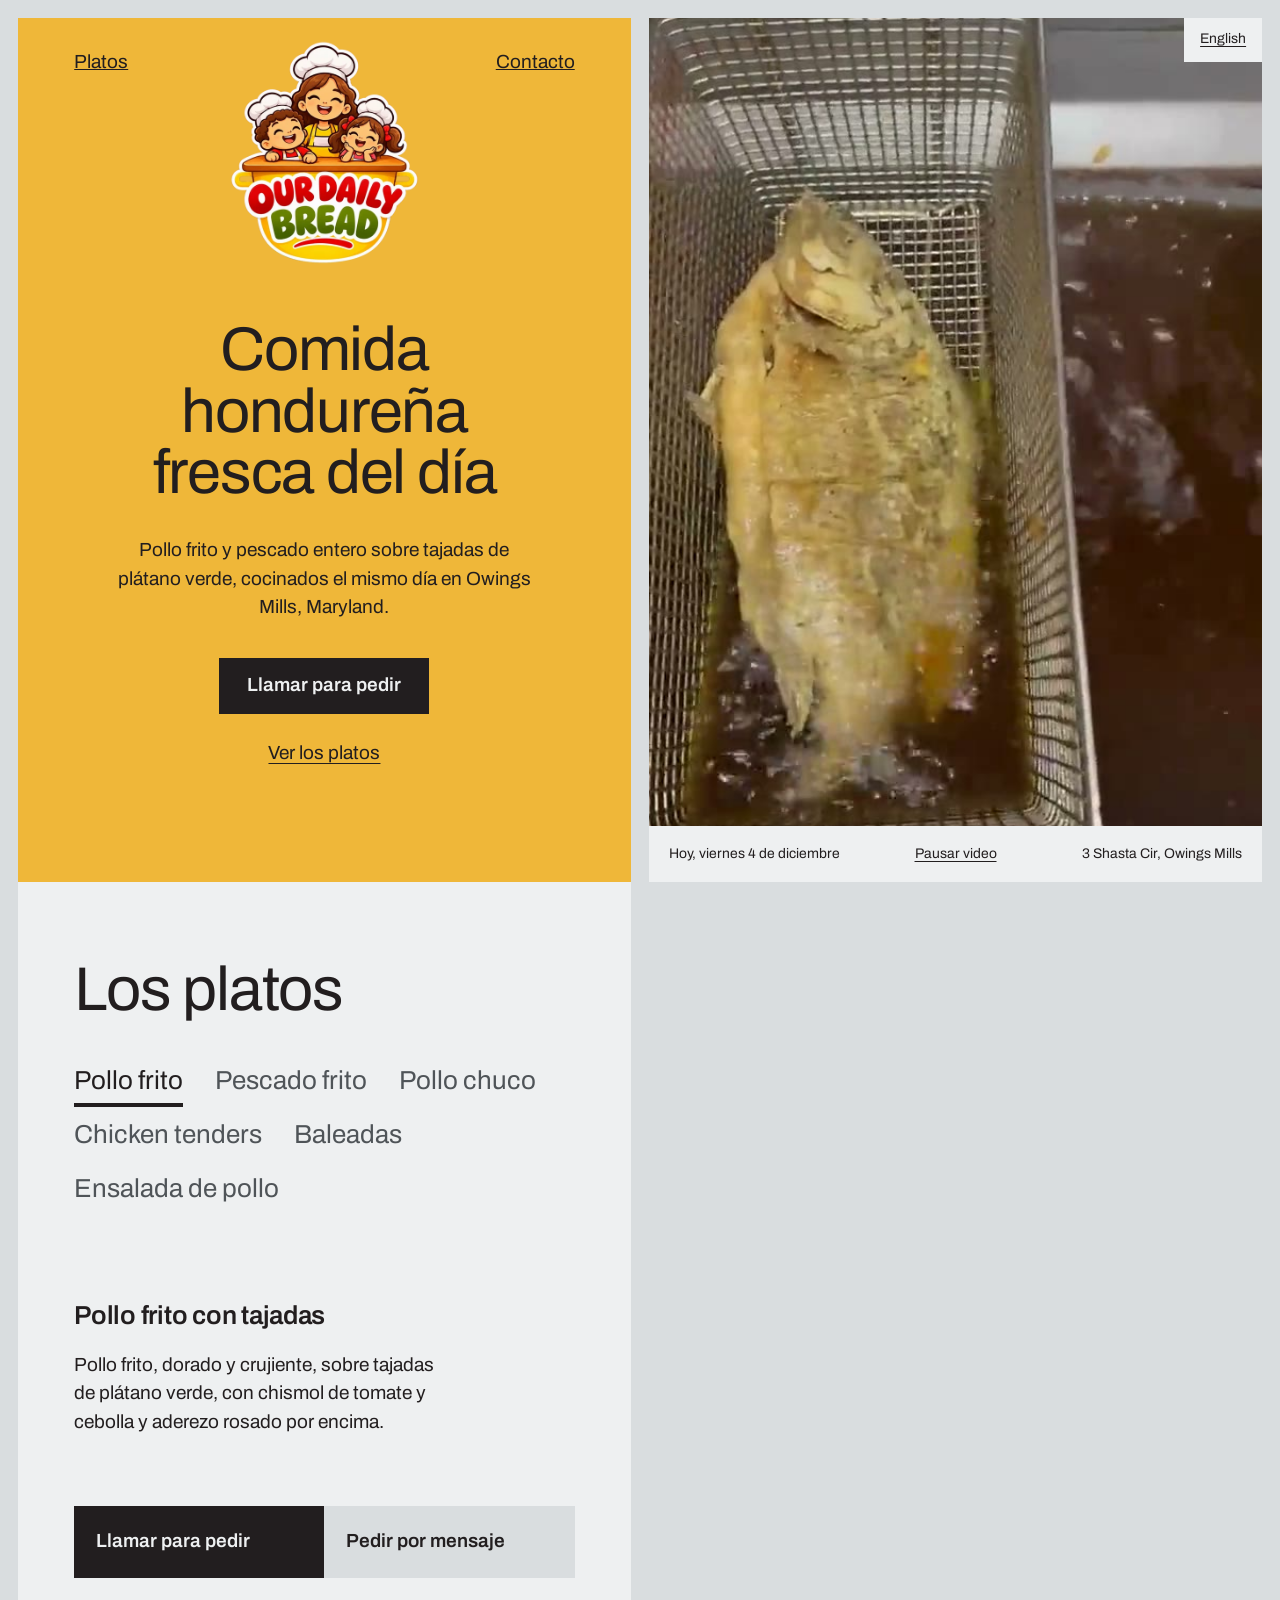
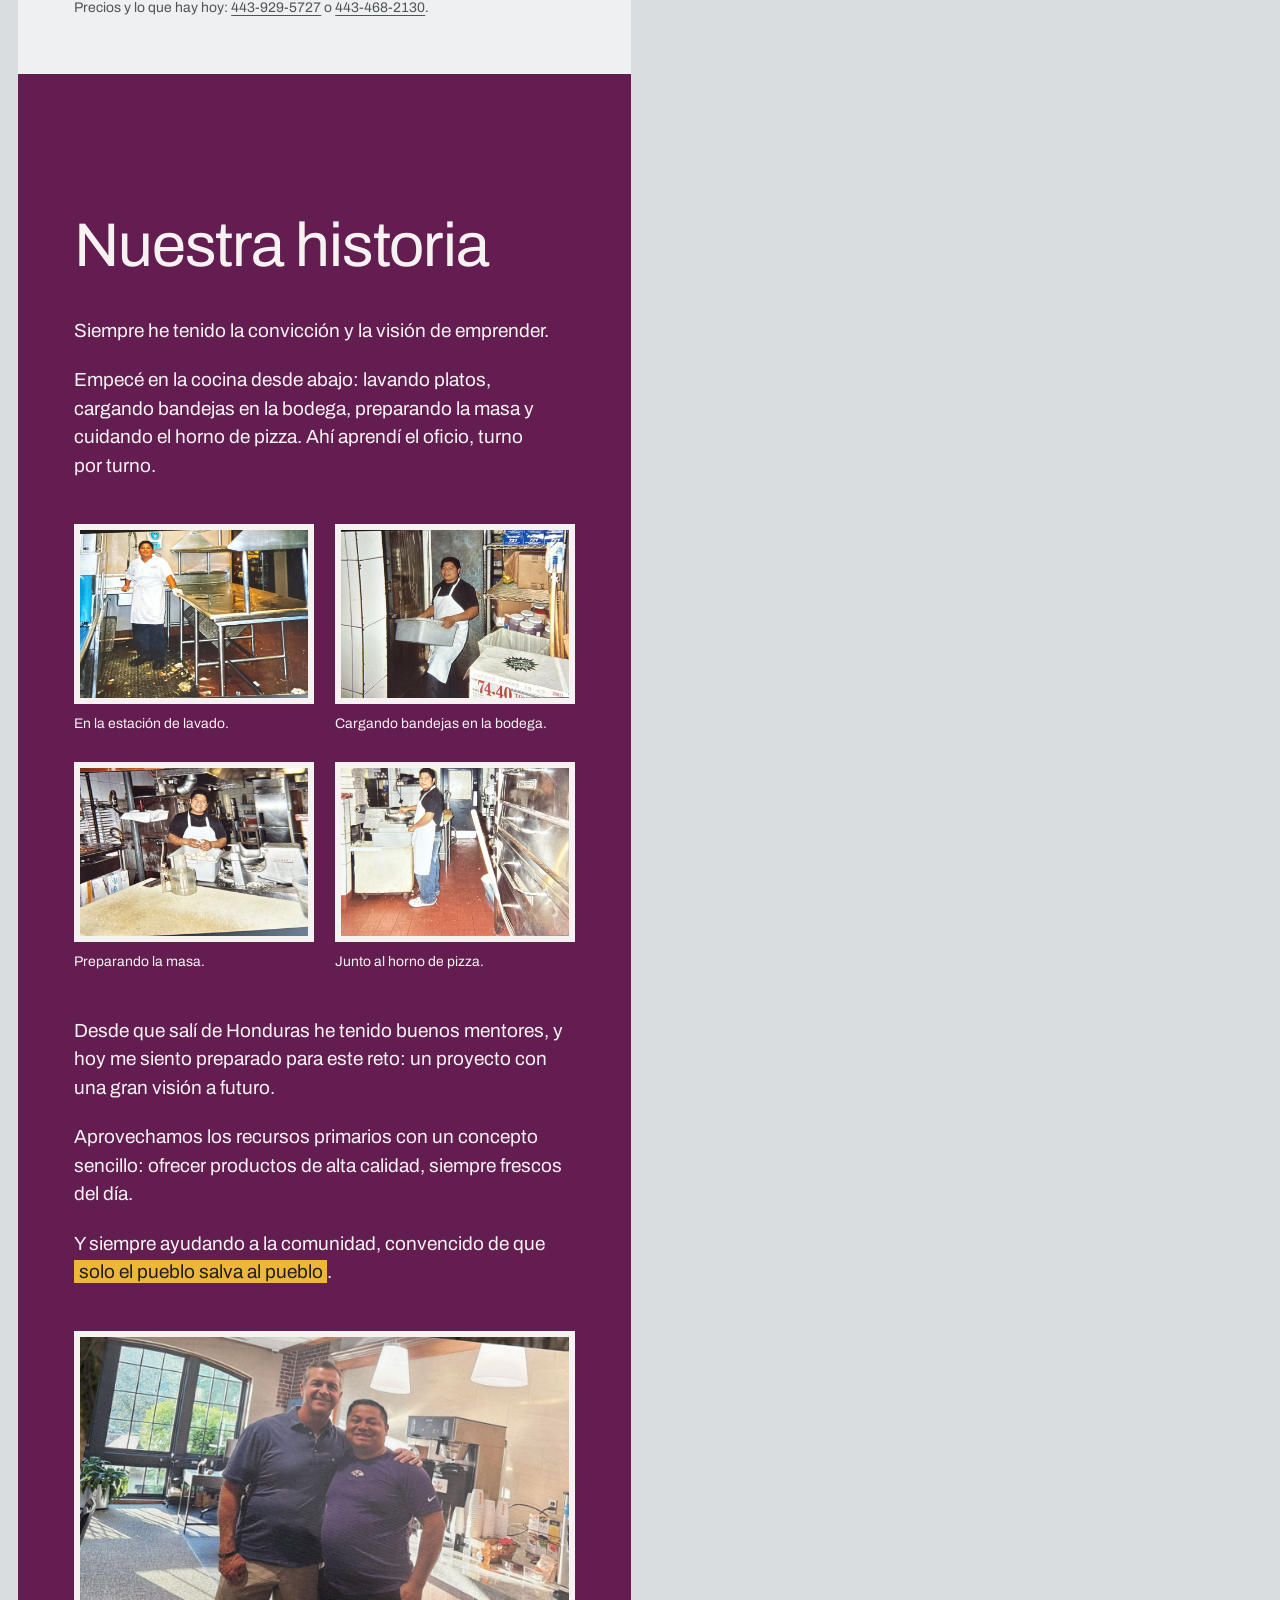
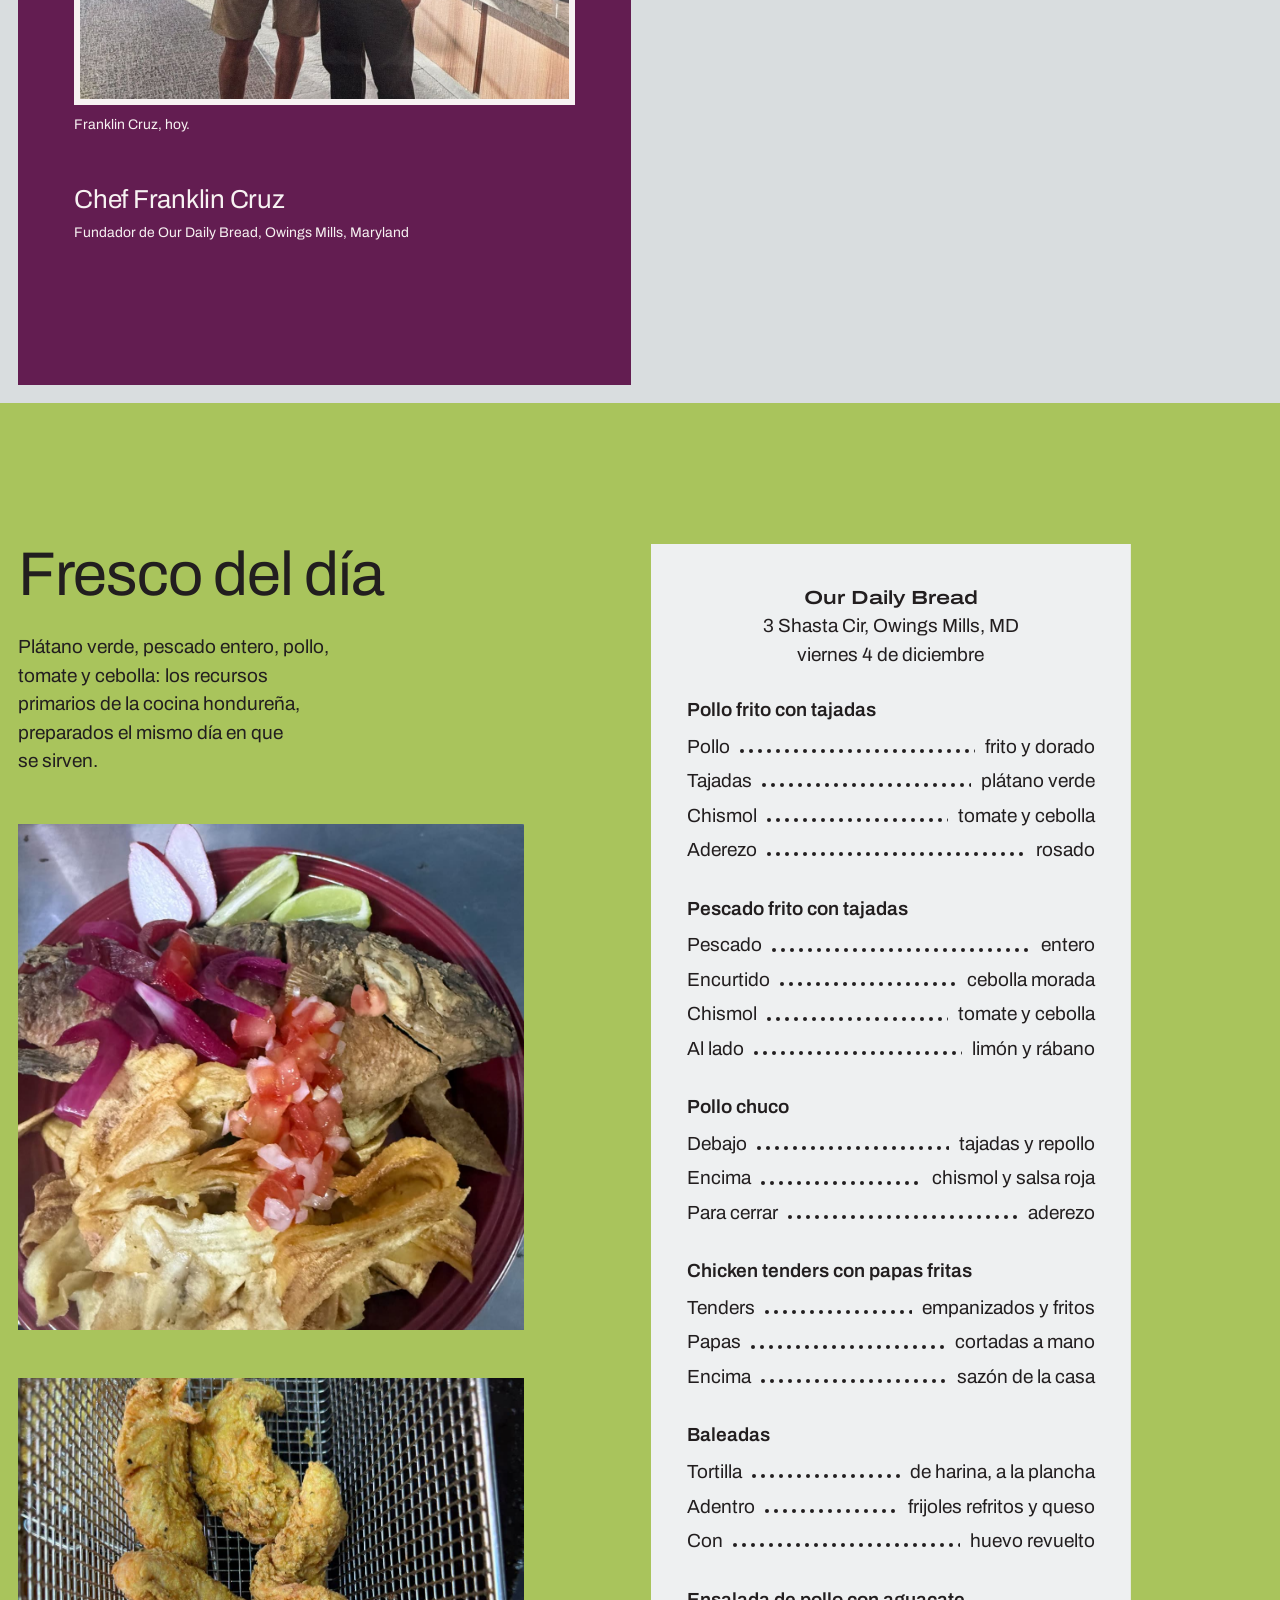
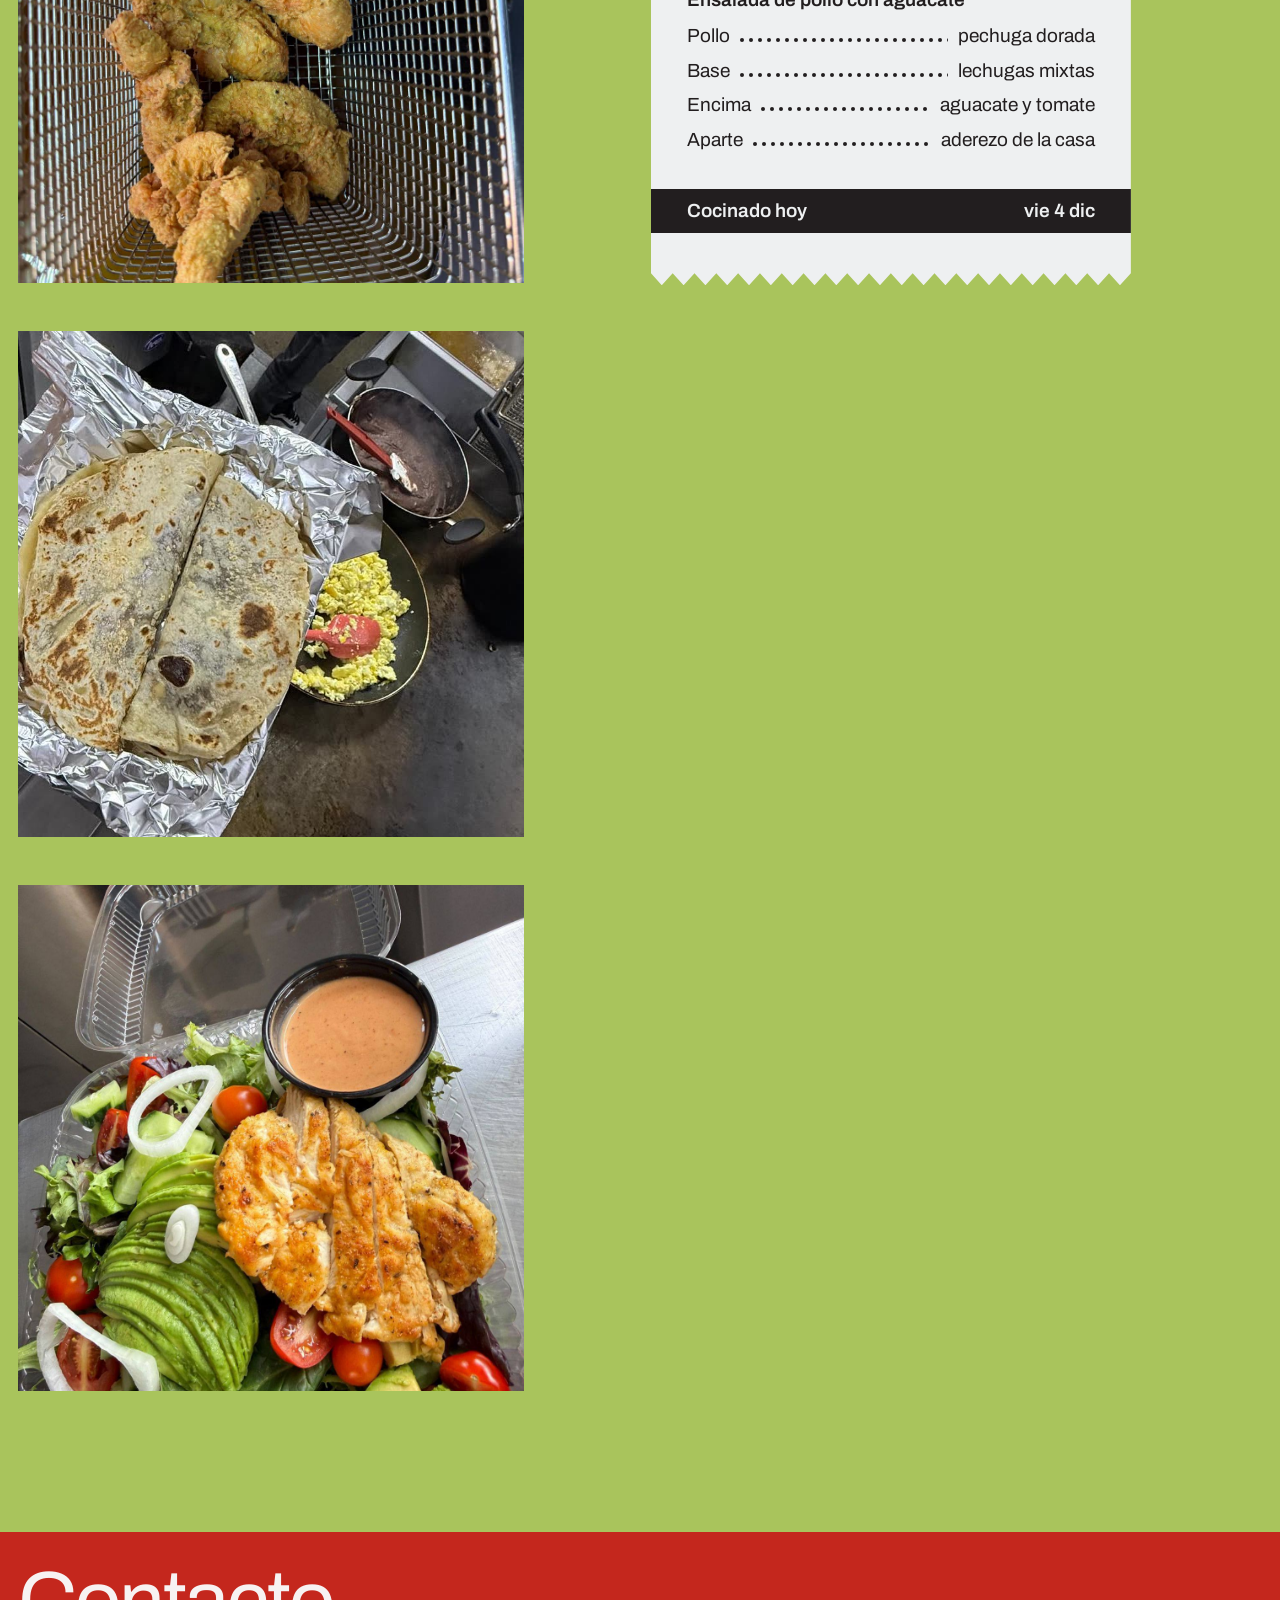
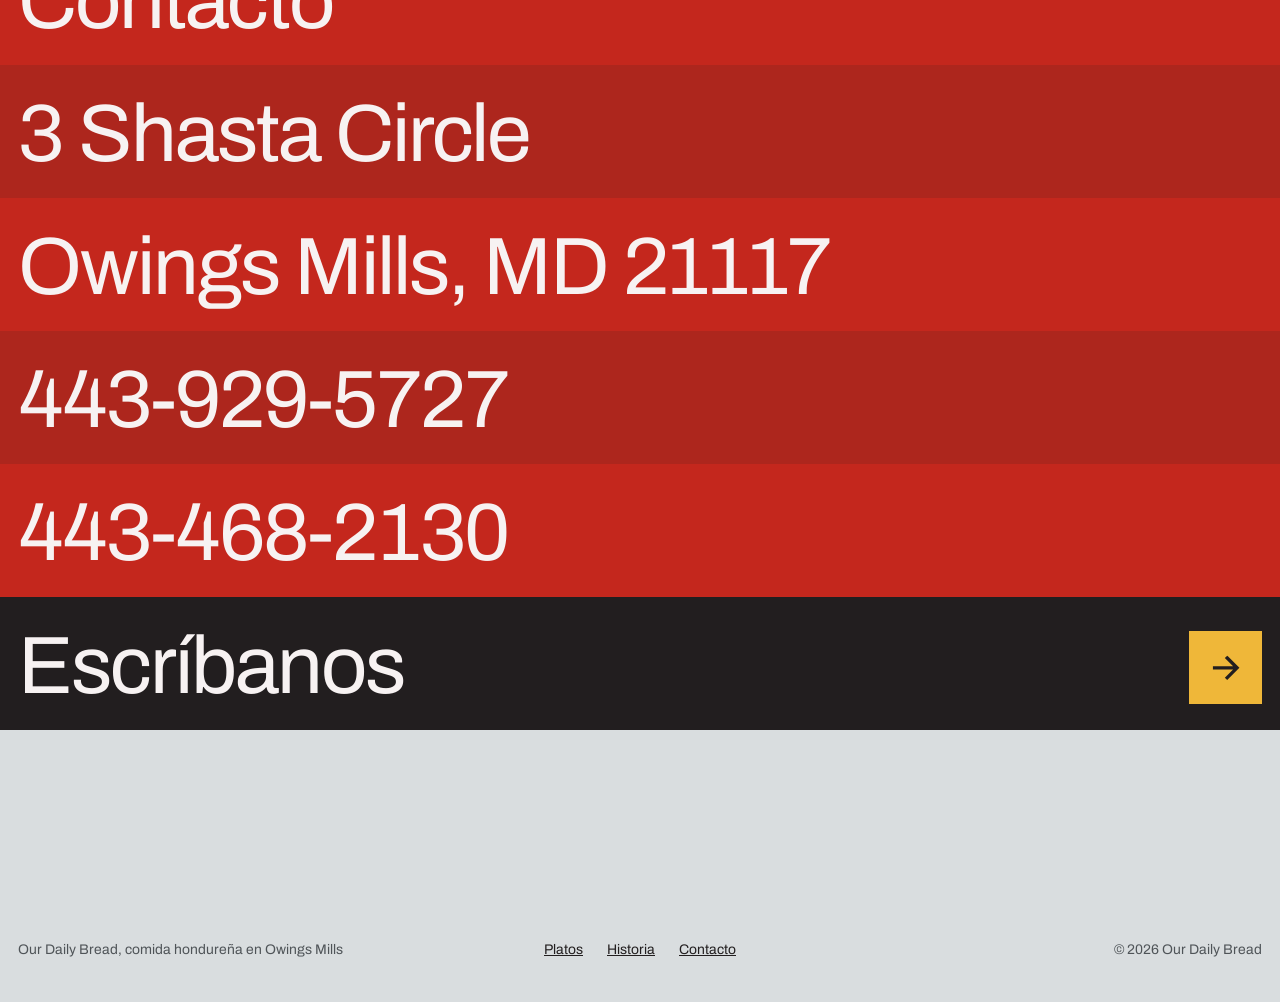
<file: index.html>
<!doctype html>
<html lang="es">
<head>
<meta charset="utf-8">
<meta name="viewport" content="width=device-width, initial-scale=1">
<title>Our Daily Bread | Comida hondureña en Owings Mills, MD</title>
<meta name="description" content="Comida hondureña fresca del día en Owings Mills, Maryland: pollo frito, pescado entero y pollo chuco con tajadas, chicken tenders con papas fritas y baleadas. Pedidos al 443-929-5727 o al 443-468-2130.">
<meta name="theme-color" content="#d9dddf">
<link rel="icon" href="assets/icono.png" type="image/png">
<link rel="apple-touch-icon" href="assets/icono.png">
<meta property="og:type" content="website">
<meta property="og:url" content="https://our-daily-bread-six.vercel.app/">
<meta property="og:title" content="Our Daily Bread | Comida hondureña en Owings Mills, MD">
<meta property="og:description" content="Comida hondureña fresca del día en Owings Mills, Maryland: pollo frito, pescado entero y pollo chuco con tajadas, chicken tenders con papas fritas y baleadas. Pedidos al 443-929-5727 o al 443-468-2130.">
<meta property="og:image" content="https://our-daily-bread-six.vercel.app/assets/compartir.jpg">
<meta property="og:image:width" content="1200">
<meta property="og:image:height" content="630">
<meta property="og:image:alt" content="Logo de Our Daily Bread">
<meta name="twitter:card" content="summary_large_image">
<link rel="preconnect" href="https://fonts.googleapis.com">
<link rel="preconnect" href="https://fonts.gstatic.com" crossorigin>
<link href="https://fonts.googleapis.com/css2?family=Archivo:wdth,wght@100..125,400..600&display=swap" rel="stylesheet">
<script>document.documentElement.classList.add('js')</script>
<script type="application/ld+json">
{
  "@context": "https://schema.org",
  "@type": "Restaurant",
  "name": "Our Daily Bread",
  "servesCuisine": "Hondureña",
  "telephone": ["+1-443-929-5727", "+1-443-468-2130"],
  "address": {
    "@type": "PostalAddress",
    "streetAddress": "3 Shasta Cir",
    "addressLocality": "Owings Mills",
    "addressRegion": "MD",
    "postalCode": "21117",
    "addressCountry": "US"
  }
}
</script>
<link rel="stylesheet" href="assets/site.css">
</head>
<body>
<a class="skip" href="#platos">Ir a los platos</a>

<div class="stage" id="inicio">
  <div class="stage-media" data-open>
    <div class="layer is-on" data-layer="freidora">
      <video muted loop playsinline preload="auto" poster="assets/pescado-freidora-poster.jpg" width="576" height="1024" aria-hidden="true">
        <source src="assets/pescado-freidora.mp4" type="video/mp4">
      </video>
    </div>
    <div class="layer" data-layer="pollo"><img src="assets/pollo-tajadas.jpg" width="1200" height="1600" alt="Pieza de pollo frito dorado sobre tajadas de plátano verde, con chismol y aderezo rosado, en plato rojo" loading="lazy" decoding="async"></div>
    <div class="layer" data-layer="pescado"><img src="assets/pescado-frito.jpg" width="1200" height="1600" alt="Pescado entero frito con encurtido de cebolla morada, chismol, limón, rábano y tajadas, en plato rojo" loading="lazy" decoding="async"></div>
    <div class="layer" data-layer="chuco"><img src="assets/pollo-chuco.jpg" width="1200" height="1600" alt="Pollo chuco en plato para llevar: pollo frito sobre tajadas con repollo, chismol, salsa roja y aderezo" loading="lazy" decoding="async"></div>
    <div class="layer" data-layer="tenders">
      <video muted loop playsinline preload="none" poster="assets/tenders-armado-poster.jpg" width="576" height="1024" aria-hidden="true">
        <source src="assets/tenders-armado.mp4" type="video/mp4">
      </video>
      <!-- foto oculta: la que muestra el teléfono al elegir el plato -->
      <img hidden src="assets/tenders-papas.jpg" width="1200" height="1600" alt="Chicken tenders fritos y sazonados sobre papas fritas cortadas a mano, en bandeja de cartón" loading="lazy" decoding="async">
    </div>
    <div class="layer" data-layer="baleadas"><img src="assets/baleadas.jpg" width="1200" height="1600" alt="Dos baleadas de tortilla de harina, doradas en la plancha y dobladas, sobre papel aluminio" loading="lazy" decoding="async"></div>
    <div class="layer" data-layer="ensalada"><img src="assets/ensalada-pollo.jpg" width="1200" height="1600" alt="Ensalada de pollo para llevar: pechuga dorada en tiras sobre lechugas mixtas con aguacate, tomate cherry, pepino y cebolla, con aderezo aparte" loading="lazy" decoding="async"></div>
    <div class="layer" data-layer="historia">
      <video muted loop playsinline preload="none" poster="assets/pollo-chuco-armado-poster.jpg" width="576" height="1024" aria-hidden="true">
        <source src="assets/pollo-chuco-armado.mp4" type="video/mp4">
      </video>
    </div>
    <a class="idioma" href="en.html" hreflang="en" lang="en">English</a>
    <div class="stage-bar small">
      <span data-today="hoy">Cocinado el mismo día</span>
      <button class="pause" type="button" data-pause aria-pressed="false">Pausar video</button>
      <a href="https://www.google.com/maps/search/?api=1&amp;query=3+Shasta+Cir,+Owings+Mills,+MD+21117">3 Shasta Cir, Owings Mills</a>
    </div>
  </div>

  <div class="stage-text">
    <header class="sheet hero" data-stage="inicio">
      <nav class="topbar" aria-label="Principal">
        <a href="#platos">Platos</a>
        <a class="logo" href="#inicio" aria-label="Our Daily Bread, inicio"><img src="assets/logo.webp" width="512" height="512" alt="Our Daily Bread"></a>
        <a href="#contacto">Contacto</a>
      </nav>
      <div class="hero-body">
        <h1 class="head lines">
          <span class="line"><span data-line style="--i:0">Comida hondureña</span></span>
          <span class="line"><span data-line style="--i:1">fresca del día</span></span>
        </h1>
        <p data-load style="--d:380ms">Pollo frito y pescado entero sobre tajadas de plátano verde, cocinados el mismo día en Owings Mills, Maryland.</p>
        <a class="button" href="tel:+14439295727" data-load style="--d:460ms">Llamar para pedir</a>
        <a class="link" href="#platos" data-load style="--d:520ms">Ver los platos</a>
      </div>
    </header>

    <section class="sheet platos" id="platos" data-stage="platos" aria-labelledby="platos-titulo">
      <h2 class="head" id="platos-titulo" data-reveal>Los platos</h2>
      <figure class="plato-foto">
        <img src="assets/pollo-tajadas.jpg" width="1200" height="1600" alt="Pieza de pollo frito dorado sobre tajadas de plátano verde, con chismol y aderezo rosado, en plato rojo" loading="lazy" decoding="async">
      </figure>
      <div class="tabs" role="tablist" aria-label="Elija un plato" hidden data-reveal style="--i:1">
        <span class="tab-bar" aria-hidden="true"></span>
        <button class="tab" type="button" role="tab" id="tab-pollo" aria-selected="true" aria-controls="plato-pollo" data-plate="pollo">Pollo frito</button>
        <button class="tab" type="button" role="tab" id="tab-pescado" aria-selected="false" aria-controls="plato-pescado" data-plate="pescado" tabindex="-1">Pescado frito</button>
        <button class="tab" type="button" role="tab" id="tab-chuco" aria-selected="false" aria-controls="plato-chuco" data-plate="chuco" tabindex="-1">Pollo chuco</button>
        <button class="tab" type="button" role="tab" id="tab-tenders" aria-selected="false" aria-controls="plato-tenders" data-plate="tenders" tabindex="-1">Chicken tenders</button>
        <button class="tab" type="button" role="tab" id="tab-baleadas" aria-selected="false" aria-controls="plato-baleadas" data-plate="baleadas" tabindex="-1">Baleadas</button>
        <button class="tab" type="button" role="tab" id="tab-ensalada" aria-selected="false" aria-controls="plato-ensalada" data-plate="ensalada" tabindex="-1">Ensalada de pollo</button>
      </div>

      <div class="plato" id="plato-pollo" role="tabpanel" aria-labelledby="tab-pollo" data-plate="pollo">
        <h3>Pollo frito con tajadas</h3>
        <p>Pollo frito, dorado y crujiente, sobre tajadas de plátano verde, con chismol de tomate y cebolla y aderezo rosado por encima.</p>
        <div class="cells">
          <a class="cell cell-ink" href="tel:+14439295727">Llamar para pedir</a>
          <a class="cell cell-tone" href="sms:+14439295727?&amp;body=Hola%2C%20Our%20Daily%20Bread.%20Quiero%20pedir%20un%20pollo%20frito%20con%20tajadas." data-sms="un pollo frito con tajadas">Pedir por mensaje</a>
        </div>
      </div>
      <div class="plato" id="plato-pescado" role="tabpanel" aria-labelledby="tab-pescado" data-plate="pescado">
        <h3>Pescado frito con tajadas</h3>
        <p>Pescado entero, frito hasta quedar crujiente, con tajadas, encurtido de cebolla morada, chismol, limón y rábano.</p>
        <div class="cells">
          <a class="cell cell-ink" href="tel:+14439295727">Llamar para pedir</a>
          <a class="cell cell-tone" href="sms:+14439295727?&amp;body=Hola%2C%20Our%20Daily%20Bread.%20Quiero%20pedir%20un%20pescado%20frito%20con%20tajadas." data-sms="un pescado frito con tajadas">Pedir por mensaje</a>
        </div>
      </div>
      <div class="plato" id="plato-chuco" role="tabpanel" aria-labelledby="tab-chuco" data-plate="chuco">
        <h3>Pollo chuco</h3>
        <p>Como se come en la calle en Honduras: pollo frito sobre tajadas, con repollo, chismol, salsa roja y aderezo, en plato para llevar.</p>
        <div class="cells">
          <a class="cell cell-ink" href="tel:+14439295727">Llamar para pedir</a>
          <a class="cell cell-tone" href="sms:+14439295727?&amp;body=Hola%2C%20Our%20Daily%20Bread.%20Quiero%20pedir%20un%20pollo%20chuco." data-sms="un pollo chuco">Pedir por mensaje</a>
        </div>
      </div>
      <div class="plato" id="plato-tenders" role="tabpanel" aria-labelledby="tab-tenders" data-plate="tenders">
        <h3>Chicken tenders con papas fritas</h3>
        <p>Tiras de pechuga empanizadas y fritas al momento, sazonadas por encima, con papas fritas cortadas a mano.</p>
        <div class="cells">
          <a class="cell cell-ink" href="tel:+14439295727">Llamar para pedir</a>
          <a class="cell cell-tone" href="sms:+14439295727?&amp;body=Hola%2C%20Our%20Daily%20Bread.%20Quiero%20pedir%20chicken%20tenders%20con%20papas%20fritas." data-sms="chicken tenders con papas fritas">Pedir por mensaje</a>
        </div>
      </div>
      <div class="plato" id="plato-baleadas" role="tabpanel" aria-labelledby="tab-baleadas" data-plate="baleadas">
        <h3>Baleadas</h3>
        <p>Tortilla de harina grande, dorada en la plancha y doblada sobre frijoles refritos, queso y huevo revuelto.</p>
        <div class="cells">
          <a class="cell cell-ink" href="tel:+14439295727">Llamar para pedir</a>
          <a class="cell cell-tone" href="sms:+14439295727?&amp;body=Hola%2C%20Our%20Daily%20Bread.%20Quiero%20pedir%20baleadas." data-sms="baleadas">Pedir por mensaje</a>
        </div>
      </div>
      <div class="plato" id="plato-ensalada" role="tabpanel" aria-labelledby="tab-ensalada" data-plate="ensalada">
        <h3>Ensalada de pollo con aguacate</h3>
        <p>Pechuga de pollo sazonada y dorada, en tiras, sobre lechugas mixtas con aguacate, tomate cherry, pepino y aros de cebolla. El aderezo de la casa va aparte.</p>
        <div class="cells">
          <a class="cell cell-ink" href="tel:+14439295727">Llamar para pedir</a>
          <a class="cell cell-tone" href="sms:+14439295727?&amp;body=Hola%2C%20Our%20Daily%20Bread.%20Quiero%20pedir%20una%20ensalada%20de%20pollo." data-sms="una ensalada de pollo">Pedir por mensaje</a>
        </div>
      </div>
      <p class="nota small">Precios y lo que hay hoy: <a class="link nums" href="tel:+14439295727">443-929-5727</a> o <a class="link nums" href="tel:+14434682130">443-468-2130</a>.</p>
    </section>

    <section class="sheet historia" id="historia" data-stage="historia" aria-labelledby="historia-titulo">
      <div class="carta">
        <h2 class="head" id="historia-titulo" data-reveal>Nuestra historia</h2>
        <p data-reveal style="--i:1">Siempre he tenido la convicción y la visión de emprender.</p>
        <p data-reveal style="--i:2">Empecé en la cocina desde abajo: lavando platos, cargando bandejas en la bodega, preparando la masa y cuidando el horno de pizza. Ahí aprendí el oficio, turno por turno.</p>
        <div class="album">
          <figure data-reveal style="--i:0"><img src="assets/historia-lavaplatos.jpg" width="900" height="627" alt="Franklin Cruz joven, con filipina blanca y guantes, en la estación de lavado de una cocina de restaurante" loading="lazy" decoding="async"><figcaption>En la estación de lavado.</figcaption></figure>
          <figure data-reveal style="--i:1"><img src="assets/historia-bodega.jpg" width="900" height="657" alt="Franklin Cruz joven, con delantal blanco, cargando una bandeja gris en la bodega de la cocina" loading="lazy" decoding="async"><figcaption>Cargando bandejas en la bodega.</figcaption></figure>
          <figure data-reveal style="--i:2"><img src="assets/historia-masa.jpg" width="815" height="560" alt="Franklin Cruz joven, sonriendo, preparando bolas de masa en una mesa de trabajo junto a la batidora" loading="lazy" decoding="async"><figcaption>Preparando la masa.</figcaption></figure>
          <figure data-reveal style="--i:3"><img src="assets/historia-horno.jpg" width="900" height="660" alt="Franklin Cruz joven, con delantal, trabajando junto a los hornos de pizza de acero" loading="lazy" decoding="async"><figcaption>Junto al horno de pizza.</figcaption></figure>
        </div>
        <p data-reveal style="--i:1">Desde que salí de Honduras he tenido buenos mentores, y hoy me siento preparado para este reto: un proyecto con una gran visión a futuro.</p>
        <p data-reveal style="--i:2">Aprovechamos los recursos primarios con un concepto sencillo: ofrecer productos de alta calidad, siempre frescos del día.</p>
        <p data-reveal style="--i:3">Y siempre ayudando a la comunidad, convencido de que <span class="marca">solo el pueblo salva al pueblo</span>.</p>
        <figure class="hoy" data-reveal style="--i:1"><img src="assets/historia-hoy.jpg" width="1200" height="891" alt="Franklin Cruz hoy, sonriendo con camiseta morada junto a otro hombre en una cafetería con ventanales" loading="lazy" decoding="async"><figcaption>Franklin Cruz, hoy.</figcaption></figure>
        <p class="firma" data-reveal style="--i:2"><strong>Chef Franklin Cruz</strong><span>Fundador de Our Daily Bread, Owings Mills, Maryland</span></p>
      </div>
    </section>
  </div>
</div>

<section class="fresco" id="fresco" aria-labelledby="fresco-titulo">
  <div class="fresco-grid">
    <div class="fresco-text">
      <h2 class="head" id="fresco-titulo" data-reveal>Fresco del día</h2>
      <p data-reveal style="--i:1">Plátano verde, pescado entero, pollo, tomate y cebolla: los recursos primarios de la cocina hondureña, preparados el mismo día en que se sirven.</p>
      <img class="fresco-foto settle" data-reveal style="--i:2" src="assets/pescado-cerca.jpg" width="1200" height="1600" alt="De cerca: rábano, limón, encurtido morado, chismol y tajadas junto al pescado frito" loading="lazy" decoding="async">
      <img class="fresco-foto settle" data-reveal style="--i:3" src="assets/tenders-canasta.jpg" width="1125" height="1500" alt="Chicken tenders recién salidos del aceite en la canasta de la freidora" loading="lazy" decoding="async">
      <img class="fresco-foto settle" data-reveal style="--i:4" src="assets/baleadas-plancha.jpg" width="780" height="1040" alt="Baleadas recién salidas de la plancha, junto a la sartén de frijoles refritos y la de huevo revuelto" loading="lazy" decoding="async">
      <img class="fresco-foto settle" data-reveal style="--i:5" src="assets/ensalada-pollo-cerca.jpg" width="1200" height="1600" alt="Ensalada de pollo recién armada: aguacate en abanico, pollo dorado y el aderezo de la casa en su vasito" loading="lazy" decoding="async">
    </div>

    <div class="comanda" role="group" aria-label="Lo que lleva cada plato" data-reveal style="--i:1">
      <div class="comanda-cabeza">
        <strong>Our Daily Bread</strong>
        <span>3 Shasta Cir, Owings Mills, MD</span><br>
        <span data-today="largo">Cocinado el mismo día</span>
      </div>
      <div class="grupo">
        <h3>Pollo frito con tajadas</h3>
        <dl>
          <div class="fila" data-reveal style="--i:0"><dt>Pollo</dt><dd>frito y dorado</dd></div>
          <div class="fila" data-reveal style="--i:1"><dt>Tajadas</dt><dd>plátano verde</dd></div>
          <div class="fila" data-reveal style="--i:2"><dt>Chismol</dt><dd>tomate y cebolla</dd></div>
          <div class="fila" data-reveal style="--i:3"><dt>Aderezo</dt><dd>rosado</dd></div>
        </dl>
      </div>
      <div class="grupo">
        <h3>Pescado frito con tajadas</h3>
        <dl>
          <div class="fila" data-reveal style="--i:0"><dt>Pescado</dt><dd>entero</dd></div>
          <div class="fila" data-reveal style="--i:1"><dt>Encurtido</dt><dd>cebolla morada</dd></div>
          <div class="fila" data-reveal style="--i:2"><dt>Chismol</dt><dd>tomate y cebolla</dd></div>
          <div class="fila" data-reveal style="--i:3"><dt>Al lado</dt><dd>limón y rábano</dd></div>
        </dl>
      </div>
      <div class="grupo">
        <h3>Pollo chuco</h3>
        <dl>
          <div class="fila" data-reveal style="--i:0"><dt>Debajo</dt><dd>tajadas y repollo</dd></div>
          <div class="fila" data-reveal style="--i:1"><dt>Encima</dt><dd>chismol y salsa roja</dd></div>
          <div class="fila" data-reveal style="--i:2"><dt>Para cerrar</dt><dd>aderezo</dd></div>
        </dl>
      </div>
      <div class="grupo">
        <h3>Chicken tenders con papas fritas</h3>
        <dl>
          <div class="fila" data-reveal style="--i:0"><dt>Tenders</dt><dd>empanizados y fritos</dd></div>
          <div class="fila" data-reveal style="--i:1"><dt>Papas</dt><dd>cortadas a mano</dd></div>
          <div class="fila" data-reveal style="--i:2"><dt>Encima</dt><dd>sazón de la casa</dd></div>
        </dl>
      </div>
      <div class="grupo">
        <h3>Baleadas</h3>
        <dl>
          <div class="fila" data-reveal style="--i:0"><dt>Tortilla</dt><dd>de harina, a la plancha</dd></div>
          <div class="fila" data-reveal style="--i:1"><dt>Adentro</dt><dd>frijoles refritos y queso</dd></div>
          <div class="fila" data-reveal style="--i:2"><dt>Con</dt><dd>huevo revuelto</dd></div>
        </dl>
      </div>
      <div class="grupo">
        <h3>Ensalada de pollo con aguacate</h3>
        <dl>
          <div class="fila" data-reveal style="--i:0"><dt>Pollo</dt><dd>pechuga dorada</dd></div>
          <div class="fila" data-reveal style="--i:1"><dt>Base</dt><dd>lechugas mixtas</dd></div>
          <div class="fila" data-reveal style="--i:2"><dt>Encima</dt><dd>aguacate y tomate</dd></div>
          <div class="fila" data-reveal style="--i:3"><dt>Aparte</dt><dd>aderezo de la casa</dd></div>
        </dl>
      </div>
      <p class="total"><span>Cocinado hoy</span><span data-today="corto">del día</span></p>
    </div>
  </div>
</section>

<section class="contacto" id="contacto" aria-labelledby="contacto-titulo">
  <div class="row"><h2 id="contacto-titulo" data-reveal>Contacto</h2></div>
  <a class="row" href="https://www.google.com/maps/search/?api=1&amp;query=3+Shasta+Cir,+Owings+Mills,+MD+21117"><span class="txt" data-reveal>3 Shasta Circle</span></a>
  <a class="row" href="https://www.google.com/maps/search/?api=1&amp;query=3+Shasta+Cir,+Owings+Mills,+MD+21117"><span class="txt" data-reveal>Owings Mills, MD 21117</span></a>
  <a class="row nums" href="tel:+14439295727" aria-label="Llamar al 443-929-5727"><span class="txt" data-reveal>443-929-5727</span></a>
  <a class="row nums" href="tel:+14434682130" aria-label="Llamar al 443-468-2130"><span class="txt" data-reveal>443-468-2130</span></a>
  <a class="row row-saludo" href="sms:+14439295727?&amp;body=Hola%2C%20Our%20Daily%20Bread." data-sms="">
    <span class="txt" data-reveal>Escríbanos</span>
    <span class="flecha" aria-hidden="true"><svg viewBox="0 0 24 24" fill="none" stroke="currentColor" stroke-width="2.4" stroke-linecap="square"><path d="M4 12h15M13 5l7 7-7 7"/></svg></span>
  </a>
</section>

<footer class="pie">
  <p>Our Daily Bread, comida hondureña en Owings Mills</p>
  <nav aria-label="Pie de página">
    <a href="#platos">Platos</a>
    <a href="#historia">Historia</a>
    <a href="#contacto">Contacto</a>
  </nav>
  <p>© 2026 Our Daily Bread</p>
</footer>

<script src="assets/site.js"></script>
</body>
</html>
</file>
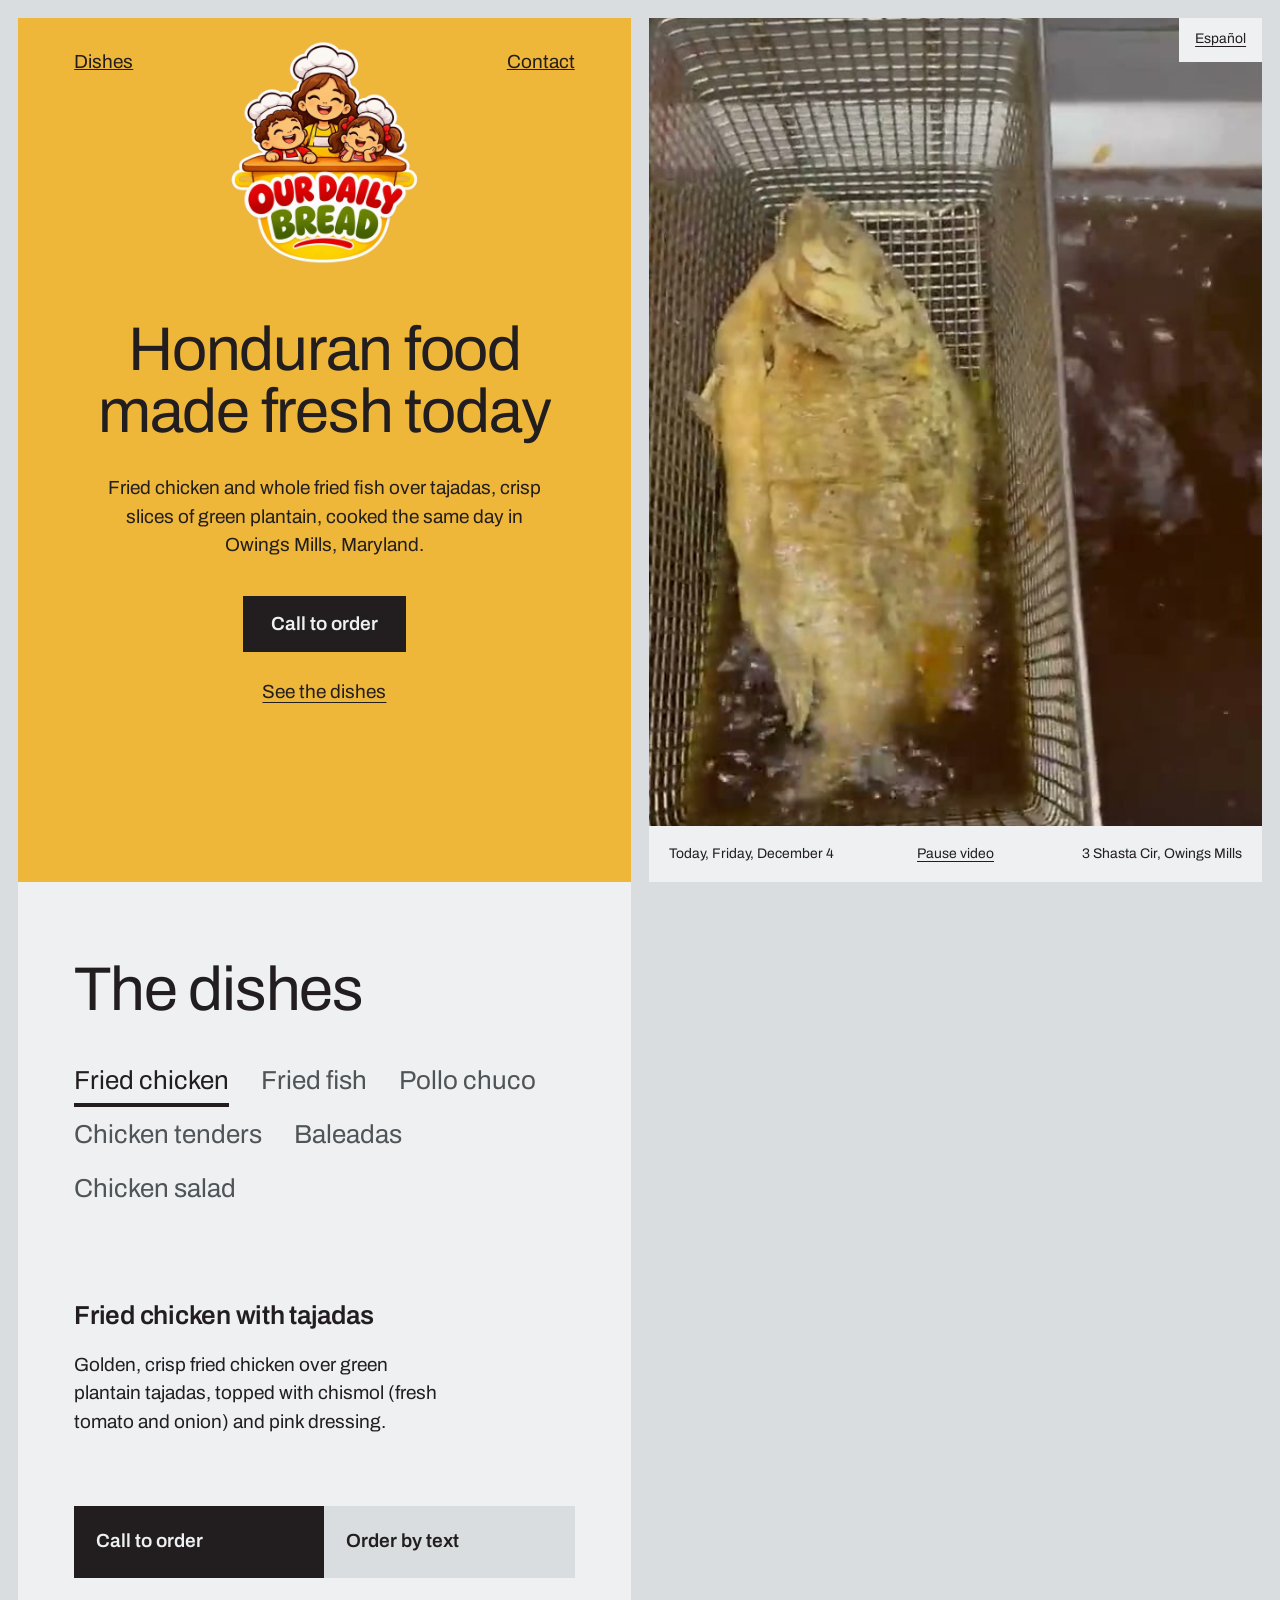
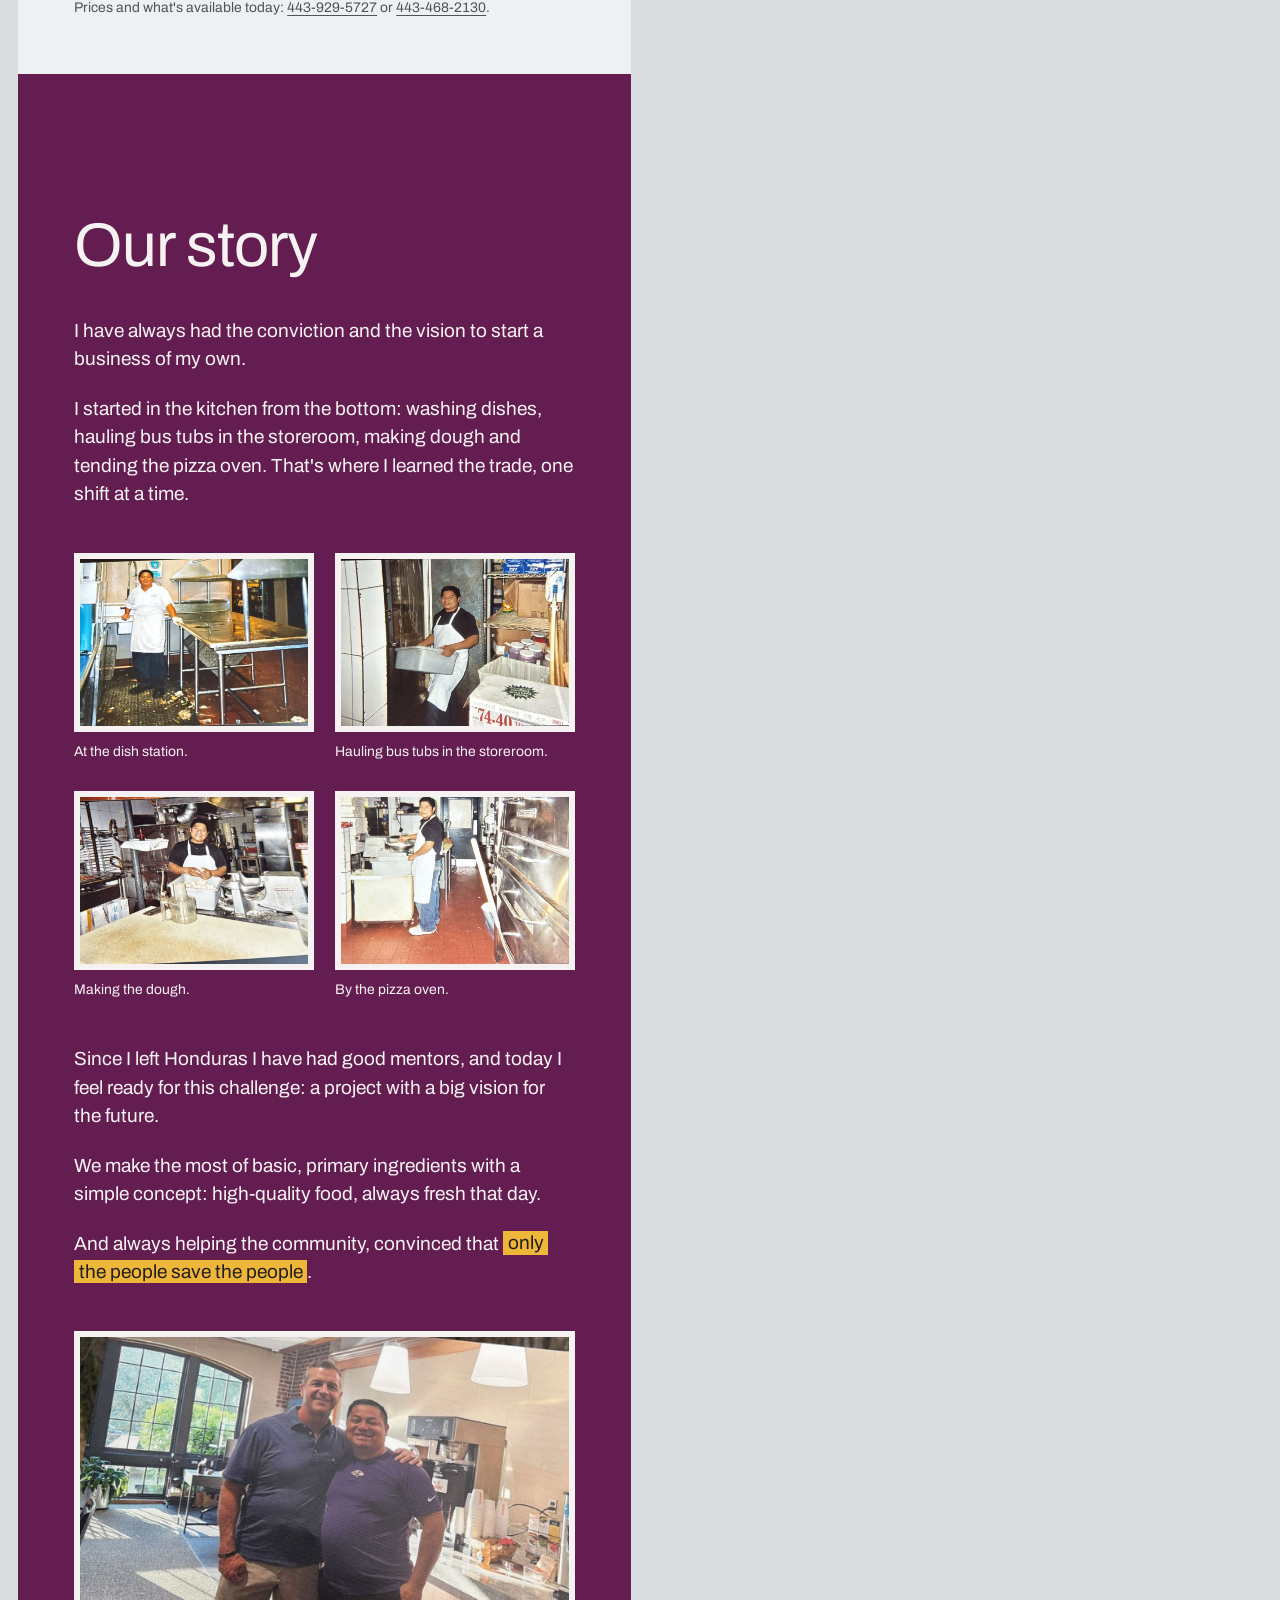
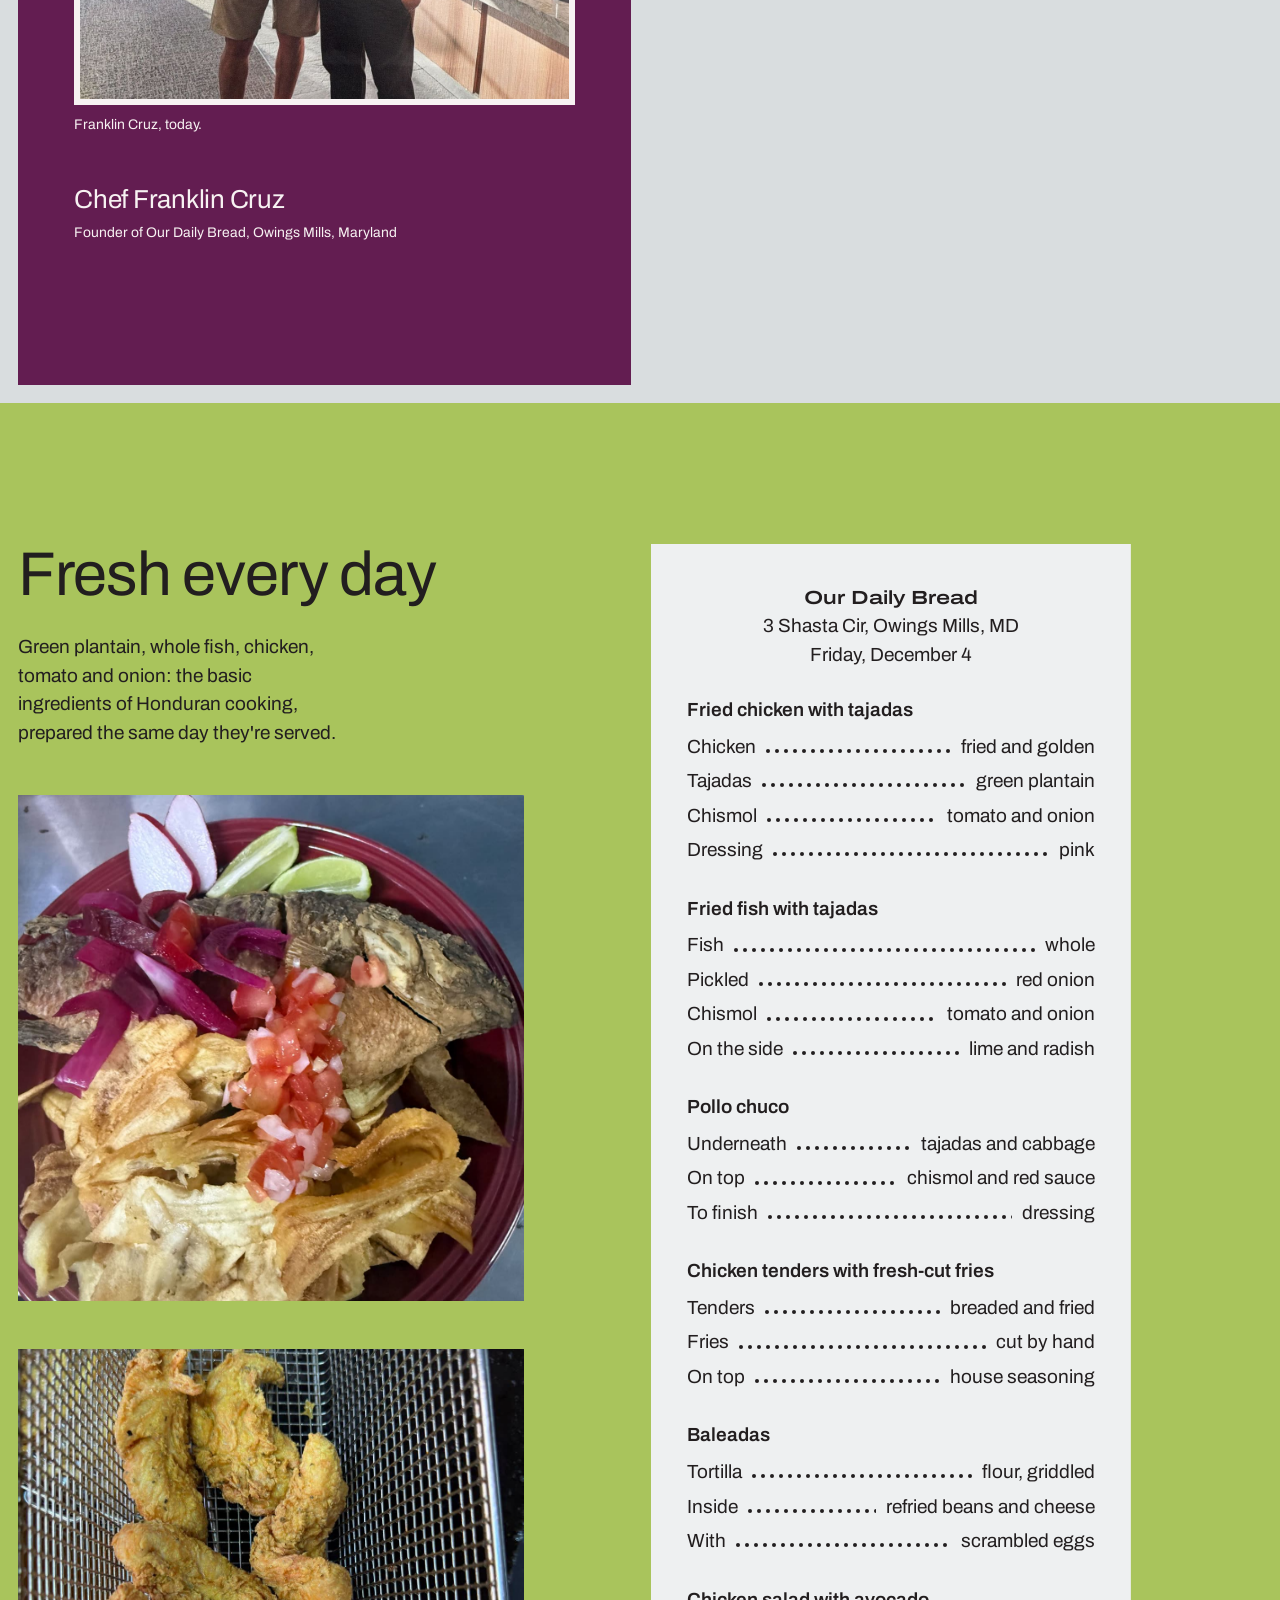
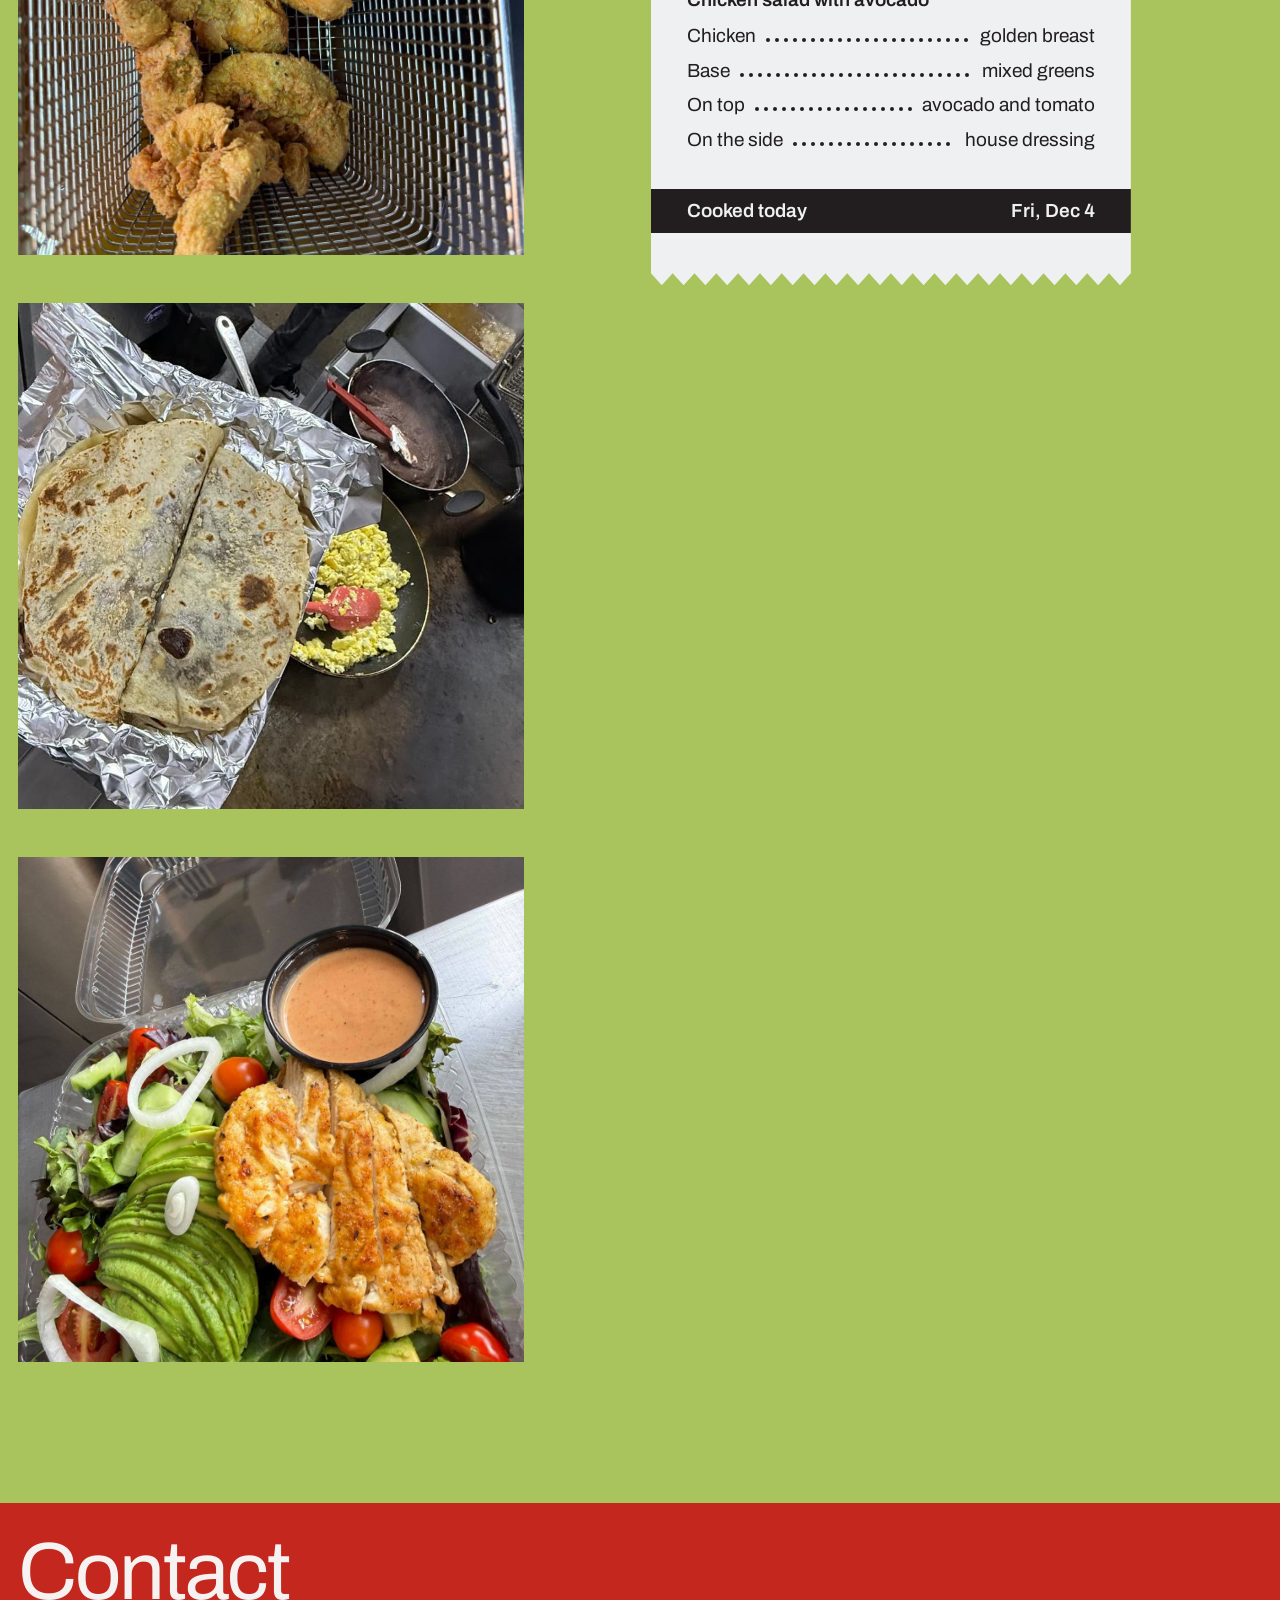
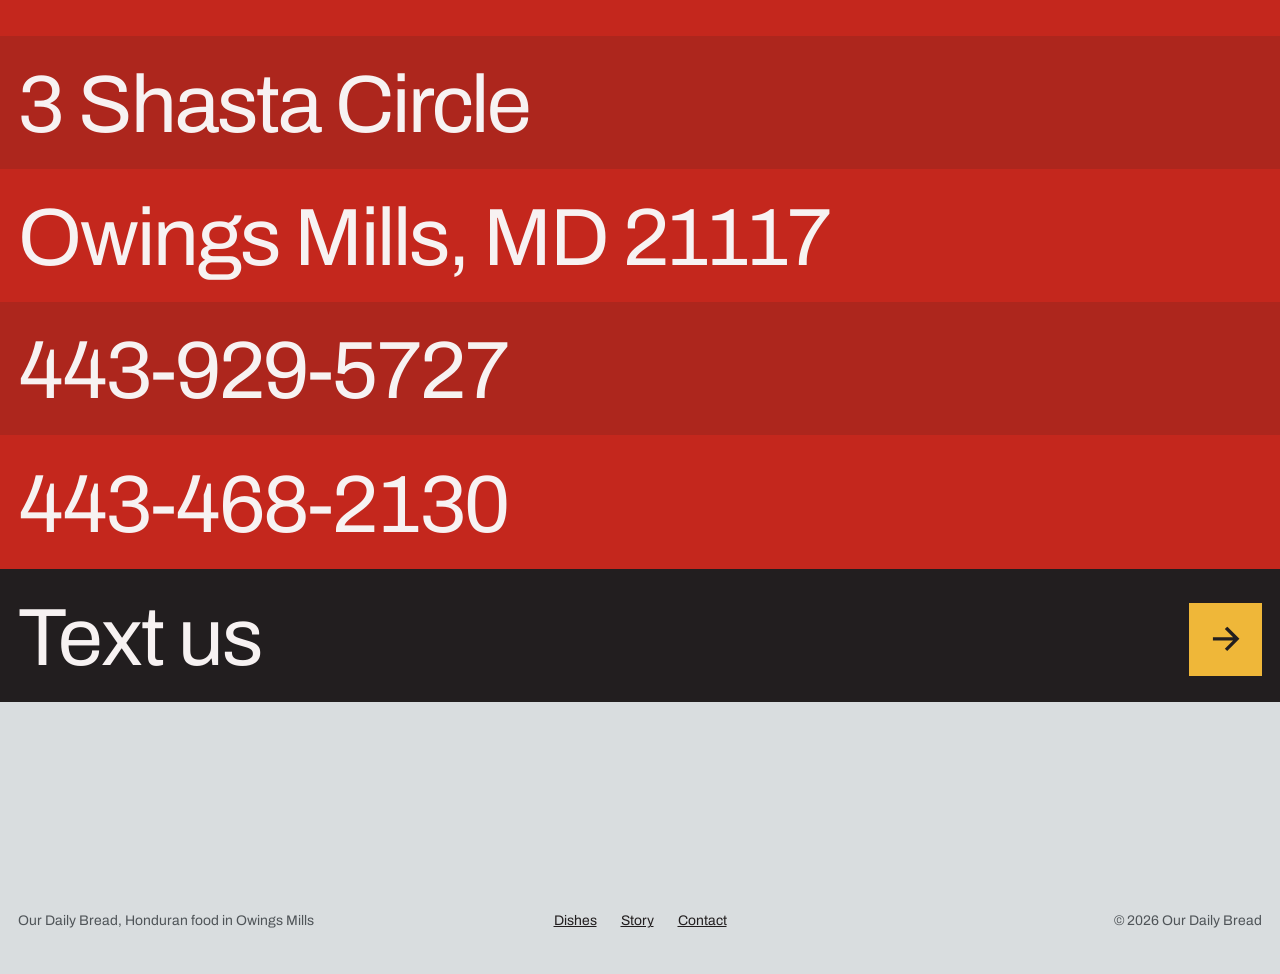
<file: en.html>
<!doctype html>
<html lang="en">
<head>
<meta charset="utf-8">
<meta name="viewport" content="width=device-width, initial-scale=1">
<title>Our Daily Bread | Honduran Food in Owings Mills, MD</title>
<meta name="description" content="Honduran food made fresh every day in Owings Mills, Maryland: fried chicken, whole fried fish and pollo chuco over green plantain tajadas, plus chicken tenders with fresh-cut fries and baleadas. Call 443-929-5727 or 443-468-2130 to order.">
<meta name="theme-color" content="#d9dddf">
<link rel="icon" href="assets/icono.png" type="image/png">
<link rel="apple-touch-icon" href="assets/icono.png">
<meta property="og:type" content="website">
<meta property="og:url" content="https://our-daily-bread-six.vercel.app/en.html">
<meta property="og:title" content="Our Daily Bread | Honduran Food in Owings Mills, MD">
<meta property="og:description" content="Honduran food made fresh every day in Owings Mills, Maryland: fried chicken, whole fried fish and pollo chuco over green plantain tajadas, plus chicken tenders with fresh-cut fries and baleadas. Call 443-929-5727 or 443-468-2130 to order.">
<meta property="og:image" content="https://our-daily-bread-six.vercel.app/assets/compartir.jpg">
<meta property="og:image:width" content="1200">
<meta property="og:image:height" content="630">
<meta property="og:image:alt" content="Our Daily Bread logo">
<meta name="twitter:card" content="summary_large_image">
<link rel="preconnect" href="https://fonts.googleapis.com">
<link rel="preconnect" href="https://fonts.gstatic.com" crossorigin>
<link href="https://fonts.googleapis.com/css2?family=Archivo:wdth,wght@100..125,400..600&display=swap" rel="stylesheet">
<script>document.documentElement.classList.add('js')</script>
<script type="application/ld+json">
{
  "@context": "https://schema.org",
  "@type": "Restaurant",
  "name": "Our Daily Bread",
  "servesCuisine": "Honduran",
  "telephone": ["+1-443-929-5727", "+1-443-468-2130"],
  "address": {
    "@type": "PostalAddress",
    "streetAddress": "3 Shasta Cir",
    "addressLocality": "Owings Mills",
    "addressRegion": "MD",
    "postalCode": "21117",
    "addressCountry": "US"
  }
}
</script>
<link rel="stylesheet" href="assets/site.css">
</head>
<body>
<a class="skip" href="#platos">Skip to the dishes</a>

<div class="stage" id="inicio">
  <div class="stage-media" data-open>
    <div class="layer is-on" data-layer="freidora">
      <video muted loop playsinline preload="auto" poster="assets/pescado-freidora-poster.jpg" width="576" height="1024" aria-hidden="true">
        <source src="assets/pescado-freidora.mp4" type="video/mp4">
      </video>
    </div>
    <div class="layer" data-layer="pollo"><img src="assets/pollo-tajadas.jpg" width="1200" height="1600" alt="Golden fried chicken over green plantain tajadas, with chismol and pink dressing, on a red plate" loading="lazy" decoding="async"></div>
    <div class="layer" data-layer="pescado"><img src="assets/pescado-frito.jpg" width="1200" height="1600" alt="Whole fried fish with pickled red onion, chismol, lime, radish and tajadas, on a red plate" loading="lazy" decoding="async"></div>
    <div class="layer" data-layer="chuco"><img src="assets/pollo-chuco.jpg" width="1200" height="1600" alt="Pollo chuco on a to-go plate: fried chicken over tajadas with cabbage, chismol, red sauce and dressing" loading="lazy" decoding="async"></div>
    <div class="layer" data-layer="tenders">
      <video muted loop playsinline preload="none" poster="assets/tenders-armado-poster.jpg" width="576" height="1024" aria-hidden="true">
        <source src="assets/tenders-armado.mp4" type="video/mp4">
      </video>
      <!-- hidden photo: the one the phone shows when this dish is picked -->
      <img hidden src="assets/tenders-papas.jpg" width="1200" height="1600" alt="Seasoned fried chicken tenders over hand-cut fries in a paper tray" loading="lazy" decoding="async">
    </div>
    <div class="layer" data-layer="baleadas"><img src="assets/baleadas.jpg" width="1200" height="1600" alt="Two flour-tortilla baleadas, browned on the griddle and folded, on aluminum foil" loading="lazy" decoding="async"></div>
    <div class="layer" data-layer="ensalada"><img src="assets/ensalada-pollo.jpg" width="1200" height="1600" alt="Chicken salad to go: sliced golden chicken breast over mixed greens with avocado, cherry tomatoes, cucumber and onion, dressing on the side" loading="lazy" decoding="async"></div>
    <div class="layer" data-layer="historia">
      <video muted loop playsinline preload="none" poster="assets/pollo-chuco-armado-poster.jpg" width="576" height="1024" aria-hidden="true">
        <source src="assets/pollo-chuco-armado.mp4" type="video/mp4">
      </video>
    </div>
    <a class="idioma" href="index.html" hreflang="es" lang="es">Español</a>
    <div class="stage-bar small">
      <span data-today="hoy">Cooked the same day</span>
      <button class="pause" type="button" data-pause aria-pressed="false">Pause video</button>
      <a href="https://www.google.com/maps/search/?api=1&amp;query=3+Shasta+Cir,+Owings+Mills,+MD+21117">3 Shasta Cir, Owings Mills</a>
    </div>
  </div>

  <div class="stage-text">
    <header class="sheet hero" data-stage="inicio">
      <nav class="topbar" aria-label="Main">
        <a href="#platos">Dishes</a>
        <a class="logo" href="#inicio" aria-label="Our Daily Bread, home"><img src="assets/logo.webp" width="512" height="512" alt="Our Daily Bread"></a>
        <a href="#contacto">Contact</a>
      </nav>
      <div class="hero-body">
        <h1 class="head lines">
          <span class="line"><span data-line style="--i:0">Honduran food</span></span>
          <span class="line"><span data-line style="--i:1">made fresh today</span></span>
        </h1>
        <p data-load style="--d:380ms">Fried chicken and whole fried fish over tajadas, crisp slices of green plantain, cooked the same day in Owings Mills, Maryland.</p>
        <a class="button" href="tel:+14439295727" data-load style="--d:460ms">Call to order</a>
        <a class="link" href="#platos" data-load style="--d:520ms">See the dishes</a>
      </div>
    </header>

    <section class="sheet platos" id="platos" data-stage="platos" aria-labelledby="platos-titulo">
      <h2 class="head" id="platos-titulo" data-reveal>The dishes</h2>
      <figure class="plato-foto">
        <img src="assets/pollo-tajadas.jpg" width="1200" height="1600" alt="Golden fried chicken over green plantain tajadas, with chismol and pink dressing, on a red plate" loading="lazy" decoding="async">
      </figure>
      <div class="tabs" role="tablist" aria-label="Choose a dish" hidden data-reveal style="--i:1">
        <span class="tab-bar" aria-hidden="true"></span>
        <button class="tab" type="button" role="tab" id="tab-pollo" aria-selected="true" aria-controls="plato-pollo" data-plate="pollo">Fried chicken</button>
        <button class="tab" type="button" role="tab" id="tab-pescado" aria-selected="false" aria-controls="plato-pescado" data-plate="pescado" tabindex="-1">Fried fish</button>
        <button class="tab" type="button" role="tab" id="tab-chuco" aria-selected="false" aria-controls="plato-chuco" data-plate="chuco" tabindex="-1">Pollo chuco</button>
        <button class="tab" type="button" role="tab" id="tab-tenders" aria-selected="false" aria-controls="plato-tenders" data-plate="tenders" tabindex="-1">Chicken tenders</button>
        <button class="tab" type="button" role="tab" id="tab-baleadas" aria-selected="false" aria-controls="plato-baleadas" data-plate="baleadas" tabindex="-1">Baleadas</button>
        <button class="tab" type="button" role="tab" id="tab-ensalada" aria-selected="false" aria-controls="plato-ensalada" data-plate="ensalada" tabindex="-1">Chicken salad</button>
      </div>

      <div class="plato" id="plato-pollo" role="tabpanel" aria-labelledby="tab-pollo" data-plate="pollo">
        <h3>Fried chicken with tajadas</h3>
        <p>Golden, crisp fried chicken over green plantain tajadas, topped with chismol (fresh tomato and onion) and pink dressing.</p>
        <div class="cells">
          <a class="cell cell-ink" href="tel:+14439295727">Call to order</a>
          <a class="cell cell-tone" href="sms:+14439295727?&amp;body=Hi%2C%20Our%20Daily%20Bread.%20I'd%20like%20to%20order%20one%20fried%20chicken%20with%20tajadas." data-sms="one fried chicken with tajadas">Order by text</a>
        </div>
      </div>
      <div class="plato" id="plato-pescado" role="tabpanel" aria-labelledby="tab-pescado" data-plate="pescado">
        <h3>Fried fish with tajadas</h3>
        <p>A whole fish, fried until crisp, with tajadas, pickled red onion, chismol, lime and radish.</p>
        <div class="cells">
          <a class="cell cell-ink" href="tel:+14439295727">Call to order</a>
          <a class="cell cell-tone" href="sms:+14439295727?&amp;body=Hi%2C%20Our%20Daily%20Bread.%20I'd%20like%20to%20order%20one%20fried%20fish%20with%20tajadas." data-sms="one fried fish with tajadas">Order by text</a>
        </div>
      </div>
      <div class="plato" id="plato-chuco" role="tabpanel" aria-labelledby="tab-chuco" data-plate="chuco">
        <h3>Pollo chuco</h3>
        <p>The way it's eaten on the street in Honduras: fried chicken over tajadas with cabbage, chismol, red sauce and dressing, on a to-go plate.</p>
        <div class="cells">
          <a class="cell cell-ink" href="tel:+14439295727">Call to order</a>
          <a class="cell cell-tone" href="sms:+14439295727?&amp;body=Hi%2C%20Our%20Daily%20Bread.%20I'd%20like%20to%20order%20one%20pollo%20chuco." data-sms="one pollo chuco">Order by text</a>
        </div>
      </div>
      <div class="plato" id="plato-tenders" role="tabpanel" aria-labelledby="tab-tenders" data-plate="tenders">
        <h3>Chicken tenders with fresh-cut fries</h3>
        <p>Breaded chicken breast strips fried to order and seasoned on top, with hand-cut fries.</p>
        <div class="cells">
          <a class="cell cell-ink" href="tel:+14439295727">Call to order</a>
          <a class="cell cell-tone" href="sms:+14439295727?&amp;body=Hi%2C%20Our%20Daily%20Bread.%20I'd%20like%20to%20order%20chicken%20tenders%20with%20fries." data-sms="chicken tenders with fries">Order by text</a>
        </div>
      </div>
      <div class="plato" id="plato-baleadas" role="tabpanel" aria-labelledby="tab-baleadas" data-plate="baleadas">
        <h3>Baleadas</h3>
        <p>A big flour tortilla, browned on the griddle and folded over refried beans, cheese and scrambled eggs.</p>
        <div class="cells">
          <a class="cell cell-ink" href="tel:+14439295727">Call to order</a>
          <a class="cell cell-tone" href="sms:+14439295727?&amp;body=Hi%2C%20Our%20Daily%20Bread.%20I'd%20like%20to%20order%20baleadas." data-sms="baleadas">Order by text</a>
        </div>
      </div>
      <div class="plato" id="plato-ensalada" role="tabpanel" aria-labelledby="tab-ensalada" data-plate="ensalada">
        <h3>Chicken salad with avocado</h3>
        <p>Seasoned, golden chicken breast, sliced over mixed greens with avocado, cherry tomatoes, cucumber and onion rings. The house dressing comes on the side.</p>
        <div class="cells">
          <a class="cell cell-ink" href="tel:+14439295727">Call to order</a>
          <a class="cell cell-tone" href="sms:+14439295727?&amp;body=Hi%2C%20Our%20Daily%20Bread.%20I'd%20like%20to%20order%20one%20chicken%20salad." data-sms="one chicken salad">Order by text</a>
        </div>
      </div>
      <p class="nota small">Prices and what's available today: <a class="link nums" href="tel:+14439295727">443-929-5727</a> or <a class="link nums" href="tel:+14434682130">443-468-2130</a>.</p>
    </section>

    <section class="sheet historia" id="historia" data-stage="historia" aria-labelledby="historia-titulo">
      <div class="carta">
        <h2 class="head" id="historia-titulo" data-reveal>Our story</h2>
        <p data-reveal style="--i:1">I have always had the conviction and the vision to start a business of my own.</p>
        <p data-reveal style="--i:2">I started in the kitchen from the bottom: washing dishes, hauling bus tubs in the storeroom, making dough and tending the pizza oven. That's where I learned the trade, one shift at a time.</p>
        <div class="album">
          <figure data-reveal style="--i:0"><img src="assets/historia-lavaplatos.jpg" width="900" height="627" alt="A young Franklin Cruz in a white chef coat and gloves at a restaurant dish station" loading="lazy" decoding="async"><figcaption>At the dish station.</figcaption></figure>
          <figure data-reveal style="--i:1"><img src="assets/historia-bodega.jpg" width="900" height="657" alt="A young Franklin Cruz in a white apron carrying a gray bus tub through the kitchen storeroom" loading="lazy" decoding="async"><figcaption>Hauling bus tubs in the storeroom.</figcaption></figure>
          <figure data-reveal style="--i:2"><img src="assets/historia-masa.jpg" width="815" height="560" alt="A young Franklin Cruz, smiling, shaping dough balls at a prep table next to the mixer" loading="lazy" decoding="async"><figcaption>Making the dough.</figcaption></figure>
          <figure data-reveal style="--i:3"><img src="assets/historia-horno.jpg" width="900" height="660" alt="A young Franklin Cruz in an apron working beside the steel pizza ovens" loading="lazy" decoding="async"><figcaption>By the pizza oven.</figcaption></figure>
        </div>
        <p data-reveal style="--i:1">Since I left Honduras I have had good mentors, and today I feel ready for this challenge: a project with a big vision for the future.</p>
        <p data-reveal style="--i:2">We make the most of basic, primary ingredients with a simple concept: high-quality food, always fresh that day.</p>
        <p data-reveal style="--i:3">And always helping the community, convinced that <span class="marca">only the people save the people</span>.</p>
        <figure class="hoy" data-reveal style="--i:1"><img src="assets/historia-hoy.jpg" width="1200" height="891" alt="Franklin Cruz today, smiling in a purple T-shirt next to another man in a café with tall windows" loading="lazy" decoding="async"><figcaption>Franklin Cruz, today.</figcaption></figure>
        <p class="firma" data-reveal style="--i:2"><strong>Chef Franklin Cruz</strong><span>Founder of Our Daily Bread, Owings Mills, Maryland</span></p>
      </div>
    </section>
  </div>
</div>

<section class="fresco" id="fresco" aria-labelledby="fresco-titulo">
  <div class="fresco-grid">
    <div class="fresco-text">
      <h2 class="head" id="fresco-titulo" data-reveal>Fresh every day</h2>
      <p data-reveal style="--i:1">Green plantain, whole fish, chicken, tomato and onion: the basic ingredients of Honduran cooking, prepared the same day they're served.</p>
      <img class="fresco-foto settle" data-reveal style="--i:2" src="assets/pescado-cerca.jpg" width="1200" height="1600" alt="Close up: radish, lime, pickled red onion, chismol and tajadas beside the fried fish" loading="lazy" decoding="async">
      <img class="fresco-foto settle" data-reveal style="--i:3" src="assets/tenders-canasta.jpg" width="1125" height="1500" alt="Chicken tenders fresh out of the oil in the fryer basket" loading="lazy" decoding="async">
      <img class="fresco-foto settle" data-reveal style="--i:4" src="assets/baleadas-plancha.jpg" width="780" height="1040" alt="Baleadas fresh off the griddle, next to the pan of refried beans and the pan of scrambled eggs" loading="lazy" decoding="async">
      <img class="fresco-foto settle" data-reveal style="--i:5" src="assets/ensalada-pollo-cerca.jpg" width="1200" height="1600" alt="A freshly made chicken salad: fanned avocado, golden chicken and the house dressing in its cup" loading="lazy" decoding="async">
    </div>

    <div class="comanda" role="group" aria-label="What goes in each dish" data-reveal style="--i:1">
      <div class="comanda-cabeza">
        <strong>Our Daily Bread</strong>
        <span>3 Shasta Cir, Owings Mills, MD</span><br>
        <span data-today="largo">Cooked the same day</span>
      </div>
      <div class="grupo">
        <h3>Fried chicken with tajadas</h3>
        <dl>
          <div class="fila" data-reveal style="--i:0"><dt>Chicken</dt><dd>fried and golden</dd></div>
          <div class="fila" data-reveal style="--i:1"><dt>Tajadas</dt><dd>green plantain</dd></div>
          <div class="fila" data-reveal style="--i:2"><dt>Chismol</dt><dd>tomato and onion</dd></div>
          <div class="fila" data-reveal style="--i:3"><dt>Dressing</dt><dd>pink</dd></div>
        </dl>
      </div>
      <div class="grupo">
        <h3>Fried fish with tajadas</h3>
        <dl>
          <div class="fila" data-reveal style="--i:0"><dt>Fish</dt><dd>whole</dd></div>
          <div class="fila" data-reveal style="--i:1"><dt>Pickled</dt><dd>red onion</dd></div>
          <div class="fila" data-reveal style="--i:2"><dt>Chismol</dt><dd>tomato and onion</dd></div>
          <div class="fila" data-reveal style="--i:3"><dt>On the side</dt><dd>lime and radish</dd></div>
        </dl>
      </div>
      <div class="grupo">
        <h3>Pollo chuco</h3>
        <dl>
          <div class="fila" data-reveal style="--i:0"><dt>Underneath</dt><dd>tajadas and cabbage</dd></div>
          <div class="fila" data-reveal style="--i:1"><dt>On top</dt><dd>chismol and red sauce</dd></div>
          <div class="fila" data-reveal style="--i:2"><dt>To finish</dt><dd>dressing</dd></div>
        </dl>
      </div>
      <div class="grupo">
        <h3>Chicken tenders with fresh-cut fries</h3>
        <dl>
          <div class="fila" data-reveal style="--i:0"><dt>Tenders</dt><dd>breaded and fried</dd></div>
          <div class="fila" data-reveal style="--i:1"><dt>Fries</dt><dd>cut by hand</dd></div>
          <div class="fila" data-reveal style="--i:2"><dt>On top</dt><dd>house seasoning</dd></div>
        </dl>
      </div>
      <div class="grupo">
        <h3>Baleadas</h3>
        <dl>
          <div class="fila" data-reveal style="--i:0"><dt>Tortilla</dt><dd>flour, griddled</dd></div>
          <div class="fila" data-reveal style="--i:1"><dt>Inside</dt><dd>refried beans and cheese</dd></div>
          <div class="fila" data-reveal style="--i:2"><dt>With</dt><dd>scrambled eggs</dd></div>
        </dl>
      </div>
      <div class="grupo">
        <h3>Chicken salad with avocado</h3>
        <dl>
          <div class="fila" data-reveal style="--i:0"><dt>Chicken</dt><dd>golden breast</dd></div>
          <div class="fila" data-reveal style="--i:1"><dt>Base</dt><dd>mixed greens</dd></div>
          <div class="fila" data-reveal style="--i:2"><dt>On top</dt><dd>avocado and tomato</dd></div>
          <div class="fila" data-reveal style="--i:3"><dt>On the side</dt><dd>house dressing</dd></div>
        </dl>
      </div>
      <p class="total"><span>Cooked today</span><span data-today="corto">today</span></p>
    </div>
  </div>
</section>

<section class="contacto" id="contacto" aria-labelledby="contacto-titulo">
  <div class="row"><h2 id="contacto-titulo" data-reveal>Contact</h2></div>
  <a class="row" href="https://www.google.com/maps/search/?api=1&amp;query=3+Shasta+Cir,+Owings+Mills,+MD+21117"><span class="txt" data-reveal>3 Shasta Circle</span></a>
  <a class="row" href="https://www.google.com/maps/search/?api=1&amp;query=3+Shasta+Cir,+Owings+Mills,+MD+21117"><span class="txt" data-reveal>Owings Mills, MD 21117</span></a>
  <a class="row nums" href="tel:+14439295727" aria-label="Call 443-929-5727"><span class="txt" data-reveal>443-929-5727</span></a>
  <a class="row nums" href="tel:+14434682130" aria-label="Call 443-468-2130"><span class="txt" data-reveal>443-468-2130</span></a>
  <a class="row row-saludo" href="sms:+14439295727?&amp;body=Hi%2C%20Our%20Daily%20Bread." data-sms="">
    <span class="txt" data-reveal>Text us</span>
    <span class="flecha" aria-hidden="true"><svg viewBox="0 0 24 24" fill="none" stroke="currentColor" stroke-width="2.4" stroke-linecap="square"><path d="M4 12h15M13 5l7 7-7 7"/></svg></span>
  </a>
</section>

<footer class="pie">
  <p>Our Daily Bread, Honduran food in Owings Mills</p>
  <nav aria-label="Footer">
    <a href="#platos">Dishes</a>
    <a href="#historia">Story</a>
    <a href="#contacto">Contact</a>
  </nav>
  <p>© 2026 Our Daily Bread</p>
</footer>

<script src="assets/site.js"></script>
</body>
</html>
</file>
<file: assets/site.css>
:root {
  /* el fondo sale de la mesa de acero; los cuatro colores que pidió el cliente salen del plato.
     Cada color es una sección entera (nunca dos colores dentro de un mismo bloque) y la acción va en tinta. */
  --bg: #d9dddf;
  --surface: #eef0f1;
  --ink: #221e1f;
  --muted: #4f5458;
  --amarillo: #efb739;  /* la tajada dorada */
  --morado: #631d51;    /* la cebolla morada del encurtido */
  --verde: #a9c45c;     /* el limón */
  --rojo: #c4271d;      /* el tomate del chismol */
  --rojo-2: color-mix(in srgb, var(--rojo) 86%, var(--ink));
  --claro: #f7f2f2;     /* texto sobre morado y rojo */
  --focus: var(--ink);

  --font: "Archivo", system-ui, sans-serif;
  --step-small: clamp(0.8125rem, 0.79rem + 0.1vw, 0.875rem);
  --step-body: clamp(1.0625rem, 1rem + 0.25vw, 1.1875rem);
  --step-lead: clamp(1.25rem, 1.1rem + 0.7vw, 1.625rem);
  --step-head: clamp(2rem, 1.3rem + 3.2vw, 4rem);
  --step-display: clamp(2.25rem, 0.6rem + 5.6vw, 5.5rem);

  --frame: clamp(16px, 1.4vw, 20px);
  --pad: clamp(24px, 4.4vw, 64px);
  --gutter: clamp(16px, 1.7vw, 24px);
  --section: clamp(88px, 11vw, 160px);

  --ease-out: cubic-bezier(0.22, 1, 0.36, 1);
  --ease-expo: cubic-bezier(0.16, 1, 0.3, 1);
  --ease-in-out: cubic-bezier(0.76, 0, 0.24, 1);
  --ease-soft: cubic-bezier(0.33, 1, 0.68, 1);
  --t-press: 140ms;
  --t-hover: 180ms;
  --fade: 1600ms;
}

*, *::before, *::after { box-sizing: border-box; }
html { -webkit-text-size-adjust: 100%; text-size-adjust: 100%; }
body { margin: 0; background: var(--bg); color: var(--ink); font-family: var(--font); font-size: var(--step-body); line-height: 1.5; font-kerning: normal; -webkit-font-smoothing: antialiased; }
h1, h2, h3, p, figure, dl, dd { margin: 0; }
h1, h2, h3 { font-weight: 400; text-wrap: balance; }
p { text-wrap: pretty; }
img, video { display: block; max-width: 100%; }
a { color: inherit; }
button { font: inherit; color: inherit; background: none; border: 0; padding: 0; cursor: pointer; }
:focus-visible { outline: 2px solid var(--focus); outline-offset: 3px; }
::selection { background: var(--ink); color: var(--surface); }
.nums { font-variant-numeric: tabular-nums; }
[hidden] { display: none !important; }

.skip { position: absolute; left: var(--frame); top: -100px; z-index: 10; background: var(--ink); color: var(--surface); padding: 12px 16px; text-decoration: none; }
.skip:focus { top: var(--frame); }

.head { font-size: var(--step-head); line-height: 1.0; letter-spacing: -0.02em; }
.lead { font-size: var(--step-lead); line-height: 1.3; letter-spacing: -0.01em; }
.small { font-size: var(--step-small); line-height: 1.45; }

.button { display: inline-flex; align-items: center; justify-content: center; min-height: 56px; padding: 0 28px; background: var(--ink); color: var(--surface); font-weight: 600; text-decoration: none; transition: transform var(--t-press) var(--ease-out), background-color var(--t-hover) ease; }
.button:active { transform: scale(0.97); }
.link { text-decoration: underline; text-decoration-thickness: 0.07em; text-underline-offset: 0.22em; transition: text-decoration-color var(--t-hover) ease, color var(--t-hover) ease; }

/* ---------- el escenario: media fija a la derecha, hojas de papel a la izquierda ---------- */
.stage { display: grid; grid-template-columns: minmax(0, 1fr) minmax(0, 1fr); column-gap: var(--frame); padding: var(--frame); align-items: start; }
.stage-media { grid-column: 2; grid-row: 1; position: sticky; top: var(--frame); height: calc(100svh - 2 * var(--frame)); overflow: clip; background: var(--ink); }
.layer { position: absolute; inset: 0; opacity: 0; transition: opacity var(--fade) var(--ease-soft); }
.layer.is-on { opacity: 1; }
.layer img, .layer video { width: 100%; height: 100%; object-fit: cover; background: var(--ink); }
.layer img { object-position: 50% 45%; }
.stage-bar { position: absolute; inset: auto 0 0 0; min-height: 56px; display: grid; grid-template-columns: 1fr auto 1fr; align-items: center; gap: 16px; padding: 8px 20px; background: var(--surface); }
.stage-bar > :last-child { justify-self: end; text-align: right; }
.stage-bar a { text-decoration: none; }
.idioma { position: absolute; top: 0; right: 0; min-height: 44px; display: inline-flex; align-items: center; padding: 0 16px; background: var(--surface); font-size: var(--step-small); text-decoration: underline; text-decoration-thickness: 0.07em; text-underline-offset: 0.22em; }
.pause { min-height: 40px; padding: 0 4px; text-decoration: underline; text-decoration-thickness: 0.07em; text-underline-offset: 0.22em; }

.stage-text { grid-column: 1; grid-row: 1; min-width: 0; }
.sheet { background: var(--surface); padding: var(--pad); }

/* portada, armada como una carta de menú */
.hero { background: var(--amarillo); color: var(--ink); min-height: calc(100svh - 2 * var(--frame)); display: flex; flex-direction: column; align-items: center; text-align: center; padding-top: 22px; }
.topbar { width: 100%; display: grid; grid-template-columns: 1fr auto 1fr; align-items: start; gap: 16px; }
.topbar > :first-child { justify-self: start; }
.topbar > :last-child { justify-self: end; }
.topbar a { min-height: 44px; display: inline-flex; align-items: center; }
/* el logo del cliente, en el centro de la carta, como el sello de la casa */
.logo img { width: clamp(150px, 25svh, 250px); height: auto; }
.hero-body { margin-top: clamp(2rem, 6svh, 4.5rem); display: flex; flex-direction: column; align-items: center; }
.hero h1 { max-width: 18ch; }
.lines .line { display: block; overflow: clip; padding-bottom: 0.08em; margin-bottom: -0.08em; }
.lines [data-line] { display: block; }
.hero-body > p { margin-top: 32px; max-width: 40ch; }
.hero-body .button { margin-top: 36px; }
.hero-body .link { margin-top: 18px; min-height: 44px; display: inline-flex; align-items: center; }

/* los platos */
.platos { min-height: 88svh; display: flex; flex-direction: column; padding-top: clamp(56px, 6vw, 96px); }
/* pestañas deslizantes (transitions.dev "tabs sliding", con barra de tinta en lugar de píldora) */
.tabs { position: relative; display: flex; flex-wrap: wrap; gap: 6px 32px; margin-top: 36px; padding-bottom: 6px; font-size: var(--step-lead); letter-spacing: -0.01em; }
.tab { min-height: 48px; color: var(--muted); transition: color 250ms var(--ease-out); }
.tab[aria-selected="true"] { color: var(--ink); }
.tab-bar { position: absolute; left: 0; top: 0; width: 0; height: 4px; background: var(--ink); transition: transform 250ms var(--ease-out), width 250ms var(--ease-out); will-change: transform, width; pointer-events: none; }
@media (prefers-reduced-motion: reduce) { .tab-bar, .tab { transition: none !important; } }
.plato { flex: 1; display: flex; flex-direction: column; padding-top: clamp(48px, 9svh, 112px); }
.plato + .plato { margin-top: 48px; }
.js .plato + .plato { margin-top: 0; }
.plato h3 { font-size: var(--step-lead); line-height: 1.2; letter-spacing: -0.01em; font-weight: 600; }
.plato p { margin-top: 20px; max-width: 34ch; }
.cells { margin-top: auto; padding-top: 48px; display: grid; grid-template-columns: 1fr 1fr; }
.cell { min-height: 72px; display: flex; align-items: center; padding: 0 22px; font-weight: 600; text-decoration: none; transition: transform var(--t-press) var(--ease-out), background-color var(--t-hover) ease, color var(--t-hover) ease; }
.cell:active { transform: scale(0.98); }
.cell-ink { background: var(--ink); color: var(--surface); }
.cell-tone { background: var(--bg); color: var(--ink); }
.nota { margin-top: 20px; color: var(--muted); }
.nota a { white-space: nowrap; }
.plato-foto { display: none; }

/* la carta del fundador */
.historia { background: var(--morado); color: var(--claro); --focus: var(--claro); padding-block: var(--section); }
.carta > h2, .carta > p { max-width: 520px; }
.carta h2 { margin-bottom: 40px; }
.carta p + p { margin-top: 1.1em; }
/* las fotos de los comienzos del chef, como las copias impresas que guardó: borde de papel, sin sombra */
.album { margin-block: 44px; display: grid; grid-template-columns: 1fr 1fr; gap: 28px var(--gutter); }
.album img, .hoy img { width: 100%; height: auto; padding: 6px; background: var(--claro); }
.album img { aspect-ratio: 4 / 3; object-fit: cover; }
.album figcaption, .hoy figcaption { margin-top: 10px; font-size: var(--step-small); }
.carta .hoy { margin-top: 44px; }
.marca { background: var(--amarillo); color: var(--ink); padding: 0.06em 0.24em; box-decoration-break: clone; -webkit-box-decoration-break: clone; }
.carta .firma { margin-top: 44px; }
.firma strong { display: block; font-size: var(--step-lead); font-weight: 400; letter-spacing: -0.01em; }
.firma span { display: block; margin-top: 4px; font-size: var(--step-small); }

/* fresco del día: el campo verde del limón y la comanda */
.fresco { background: var(--verde); color: var(--ink); padding: var(--section) var(--frame); }
.fresco-grid { display: grid; grid-template-columns: repeat(12, minmax(0, 1fr)); column-gap: var(--gutter); align-items: start; }
.fresco-text { grid-column: 1 / span 5; }
.fresco-text p { margin-top: 28px; max-width: 30ch; }
.fresco-foto { margin-top: 48px; width: 100%; height: auto; aspect-ratio: 1; object-fit: cover; background: color-mix(in srgb, var(--verde) 70%, var(--ink)); }
.comanda { grid-column: 7 / span 5; width: 100%; max-width: 480px; background: var(--surface); color: var(--ink); padding: 40px 36px 52px; font-variant-numeric: tabular-nums;
  clip-path: polygon(0 0, 100% 0, 100% calc(100% - 12px), 97.727% 100%, 95.455% calc(100% - 12px), 93.182% 100%, 90.909% calc(100% - 12px), 88.636% 100%, 86.364% calc(100% - 12px), 84.091% 100%, 81.818% calc(100% - 12px), 79.545% 100%, 77.273% calc(100% - 12px), 75% 100%, 72.727% calc(100% - 12px), 70.455% 100%, 68.182% calc(100% - 12px), 65.909% 100%, 63.636% calc(100% - 12px), 61.364% 100%, 59.091% calc(100% - 12px), 56.818% 100%, 54.545% calc(100% - 12px), 52.273% 100%, 50% calc(100% - 12px), 47.727% 100%, 45.455% calc(100% - 12px), 43.182% 100%, 40.909% calc(100% - 12px), 38.636% 100%, 36.364% calc(100% - 12px), 34.091% 100%, 31.818% calc(100% - 12px), 29.545% 100%, 27.273% calc(100% - 12px), 25% 100%, 22.727% calc(100% - 12px), 20.455% 100%, 18.182% calc(100% - 12px), 15.909% 100%, 13.636% calc(100% - 12px), 11.364% 100%, 9.091% calc(100% - 12px), 6.818% 100%, 4.545% calc(100% - 12px), 2.273% 100%, 0% calc(100% - 12px)); }
.comanda-cabeza { text-align: center; }
.comanda-cabeza strong { display: block; font-weight: 600; font-stretch: 125%; }
.grupo { margin-top: 28px; }
.grupo h3 { font-size: inherit; font-weight: 600; line-height: 1.4; margin-bottom: 6px; }
.fila { display: flex; align-items: baseline; gap: 10px; padding-block: 3px; }
.fila dt { order: 1; }
.fila dd { order: 3; text-align: right; }
.fila::after { content: ""; order: 2; flex: 1; min-width: 24px; height: 4px; align-self: center; transform: translateY(4px);
  background: url("data:image/svg+xml,%3Csvg xmlns='http://www.w3.org/2000/svg' width='9' height='4'%3E%3Ccircle cx='2' cy='2' r='2' fill='%23221e1f'/%3E%3C/svg%3E") repeat-x left center / 9px 4px; }
.total { margin: 32px -36px 0; min-height: 44px; display: flex; justify-content: space-between; align-items: center; gap: 16px; padding: 0 36px; background: var(--ink); color: var(--surface); font-weight: 600; }

/* contacto: la dirección en filas grandes, sobre el rojo del chismol */
.contacto { --focus: var(--claro); font-size: var(--step-display); line-height: 1.0; letter-spacing: -0.025em; }
.row { min-height: clamp(84px, 10.4vw, 150px); display: flex; align-items: flex-end; justify-content: space-between; gap: 24px; padding: 0 var(--frame) 0.28em; text-decoration: none; background: var(--rojo); color: var(--claro); }
.row:nth-child(even) { background: var(--rojo-2); }
.contacto .row-saludo { background: var(--ink); }
.contacto h2 { font-size: inherit; }
a.row { transition: background-color var(--t-hover) ease, color var(--t-hover) ease; }
a.row .txt { transition: transform 420ms var(--ease-out); }
.row-saludo .flecha { flex: none; width: 0.9em; height: 0.9em; margin-bottom: 0.04em; display: grid; place-items: center; background: var(--amarillo); color: var(--ink); transition: transform var(--t-press) var(--ease-out); }
.row-saludo .flecha svg { width: 46%; height: 46%; }
.row-saludo:active .flecha { transform: scale(0.94); }

/* cierre: una sola línea */
.pie { display: grid; grid-template-columns: 1fr auto 1fr; align-items: baseline; gap: 16px 24px; padding: 22svh var(--frame) 30px; font-size: var(--step-small); }
.pie nav { display: flex; gap: 24px; }
.pie nav a { min-height: 44px; display: inline-flex; align-items: center; }
.pie > :last-child { justify-self: end; color: var(--muted); }
.pie > :first-child { color: var(--muted); }

@media (hover: hover) and (pointer: fine) {
  .button:hover { background: var(--morado); }
  .link:hover, .pause:hover, .idioma:hover { text-decoration-thickness: 0.14em; }
  .topbar a:hover, .pie nav a:hover { text-decoration: underline; text-decoration-thickness: 0.07em; text-underline-offset: 0.22em; }
  .tab:hover { color: var(--ink); }
  .cell-ink:hover { background: var(--morado); color: var(--claro); }
  .cell-tone:hover { background: var(--amarillo); }
  a.row:hover { background: var(--ink); color: var(--surface); }
  a.row:hover .txt { transform: translateX(0.18em); }
}

/* ---------- teléfono y tableta: una sola columna ---------- */
@media (max-width: 56.24em) {
  .stage { display: block; padding: var(--frame) 0 0; }
  .stage-media { position: sticky; top: var(--frame); height: 56svh; margin-inline: var(--frame); z-index: 0; }
  .stage-text { position: relative; z-index: 1; }
  .sheet { padding-inline: var(--frame); }
  .hero { min-height: 0; padding-top: 20px; padding-bottom: 64px; }
  .topbar { gap: 12px; }
  .logo img { width: clamp(124px, 34vw, 168px); }
  .hero-body { margin-top: 28px; }
  .hero-body > p { margin-top: 24px; }
  .hero-body .button { width: 100%; margin-top: 28px; }
  .stage-bar { grid-template-columns: 1fr auto; padding: 6px 16px; }
  .stage-bar > :last-child { display: none; }
  .stage-bar > :nth-child(2) { justify-self: end; }
  .platos { min-height: 0; padding-top: 56px; padding-bottom: 64px; }
  .plato-foto { display: block; max-width: 560px; margin-top: 28px; aspect-ratio: 1; background: var(--bg); }
  .plato-foto img { width: 100%; height: 100%; object-fit: cover; }
  .tabs { margin-top: 20px; gap: 4px 16px; font-size: var(--step-body); letter-spacing: 0; }
  .plato { padding-top: 28px; }
  .cells { grid-template-columns: 1fr; padding-top: 32px; }
  .cell { min-height: 60px; }
  .historia { padding-block: 88px; }
  .album { margin-block: 32px; gap: 20px 12px; }
  .album img, .hoy img { padding: 4px; }
  .fresco { padding-block: 88px; }
  .fresco-text, .comanda { grid-column: 1 / -1; }
  .fresco-foto { margin-top: 36px; }
  .comanda { max-width: 560px; margin-top: 48px; padding-inline: 22px; }
  .total { margin-inline: -22px; padding-inline: 22px; }
  .contacto { font-size: clamp(2rem, 9.6vw, 3.5rem); }
  .row { align-items: center; padding-block: 12px; }
  .row-saludo .flecha { width: 56px; height: 56px; margin: 0; }
  .row-saludo .flecha svg { width: 22px; height: 22px; }
  .pie { grid-template-columns: 1fr; gap: 8px; padding: 20svh var(--frame) 24px; }
  .pie nav { flex-wrap: wrap; gap: 0 20px; }
  .pie > :last-child { justify-self: start; }
}

/* ---------- movimiento: solo con JS y sin preferencia de movimiento reducido ---------- */
@media (prefers-reduced-motion: no-preference) {
  .layer img { transform: scale(1.06); transition: transform 7s var(--ease-soft); }
  .layer.is-on img { transform: none; }
  .js .hero [data-line] { transform: translateY(105%); animation: line-up 900ms var(--ease-expo) forwards; animation-delay: calc(120ms + var(--i, 0) * 90ms); }
  .js .hero [data-load] { opacity: 0; transform: translateY(14px); animation: rise 560ms var(--ease-out) forwards; animation-delay: var(--d, 400ms); }
  .js .stage-media[data-open] { clip-path: inset(0 0 100% 0); animation: open 1100ms var(--ease-in-out) 120ms forwards; }
  .js [data-reveal] { opacity: 0; transform: translateY(24px); transition: opacity 700ms var(--ease-out), transform 900ms var(--ease-expo); transition-delay: calc(var(--i, 0) * 80ms); }
  .js [data-reveal].is-in { opacity: 1; transform: none; }
  .js a.row .txt.is-in { transition: transform 420ms var(--ease-out), opacity 700ms var(--ease-out); }
  .js .fila[data-reveal] { transform: translateX(-12px); transition-delay: calc(var(--i, 0) * 55ms); }
  .js .fila[data-reveal].is-in { transform: none; }
  .js .settle[data-reveal] { transform: scale(1.04); transition: opacity 900ms var(--ease-out), transform 1400ms var(--ease-soft); }
  .js .settle[data-reveal].is-in { transform: none; }
  .js .plato:not([hidden]) > * { animation: rise 520ms var(--ease-out) both; }
  .js .plato:not([hidden]) > :nth-child(2) { animation-delay: 60ms; }
  .js .plato:not([hidden]) > :nth-child(3) { animation-delay: 120ms; }
}
@keyframes line-up { to { transform: none; } }
@keyframes rise { from { opacity: 0; transform: translateY(14px); } to { opacity: 1; transform: none; } }
@keyframes open { to { clip-path: inset(0); } }
@media (prefers-reduced-motion: reduce) { .layer { transition: none; } }
</file>
